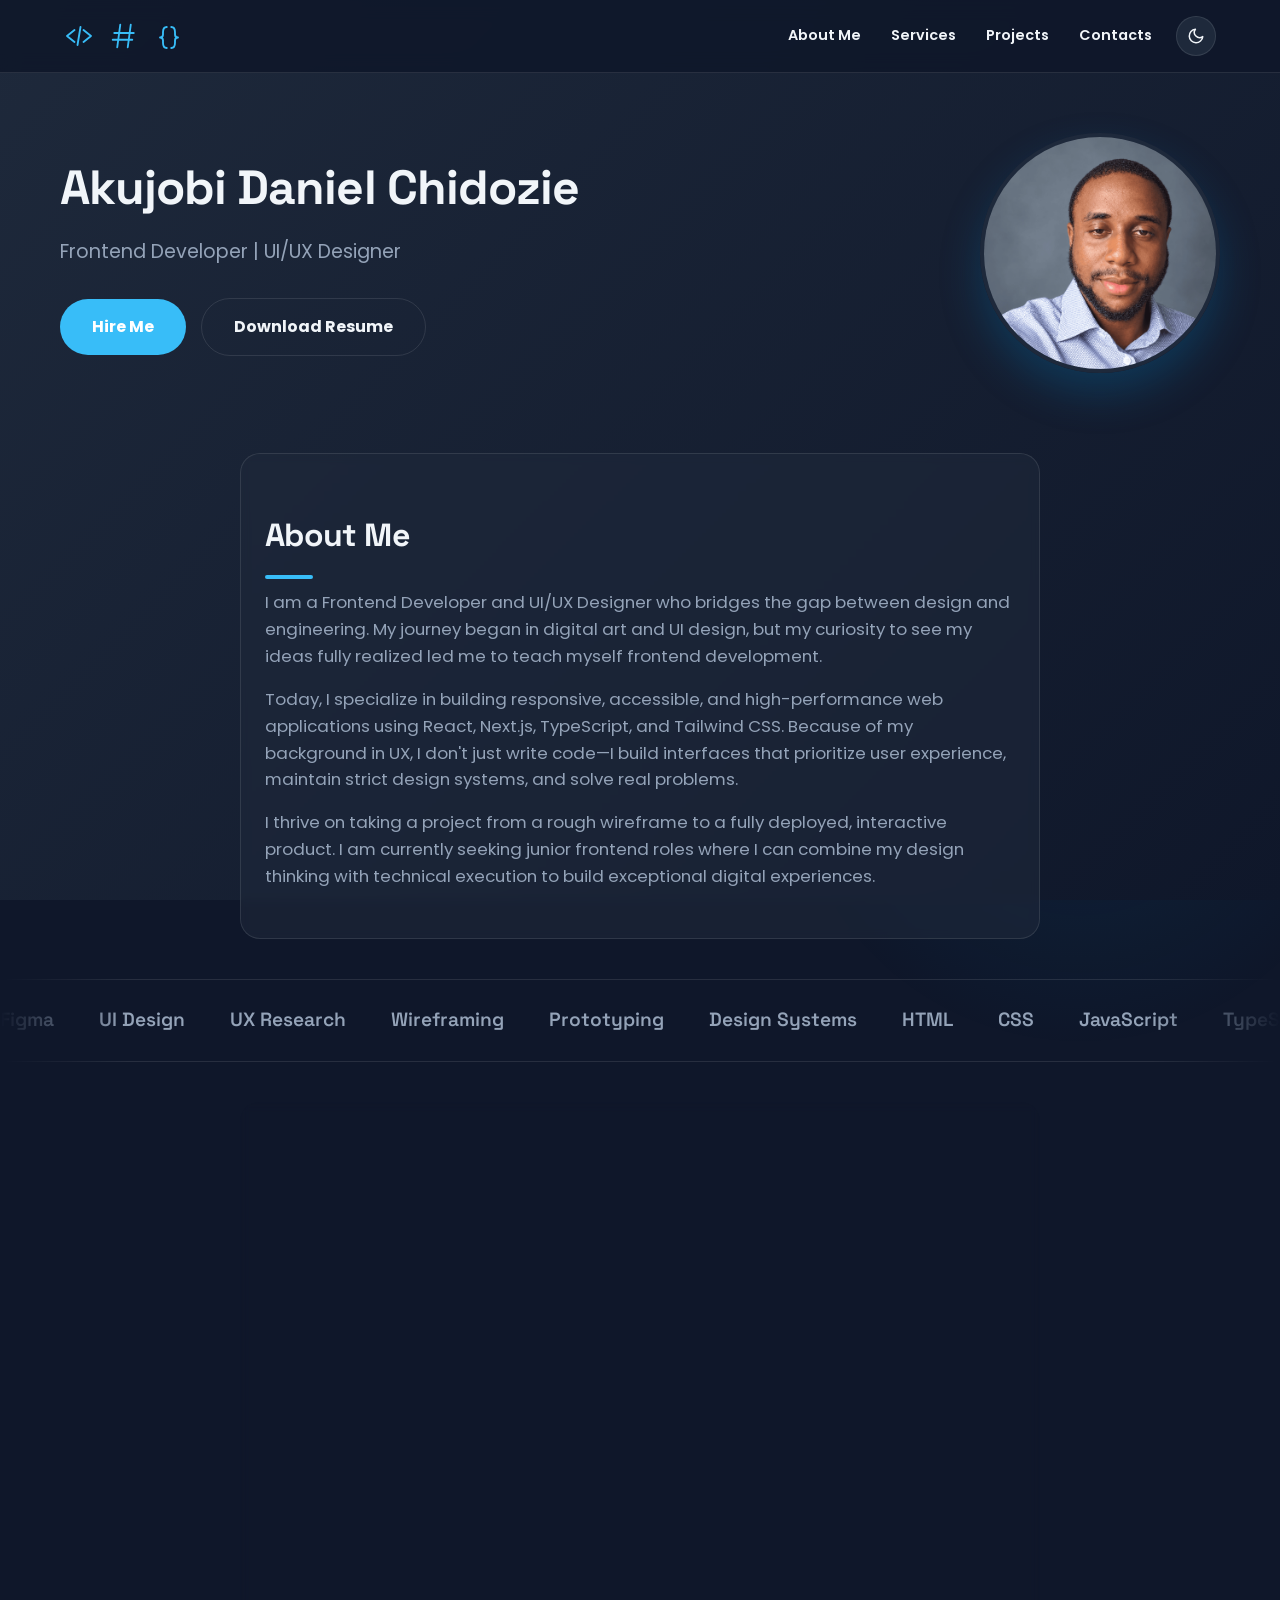
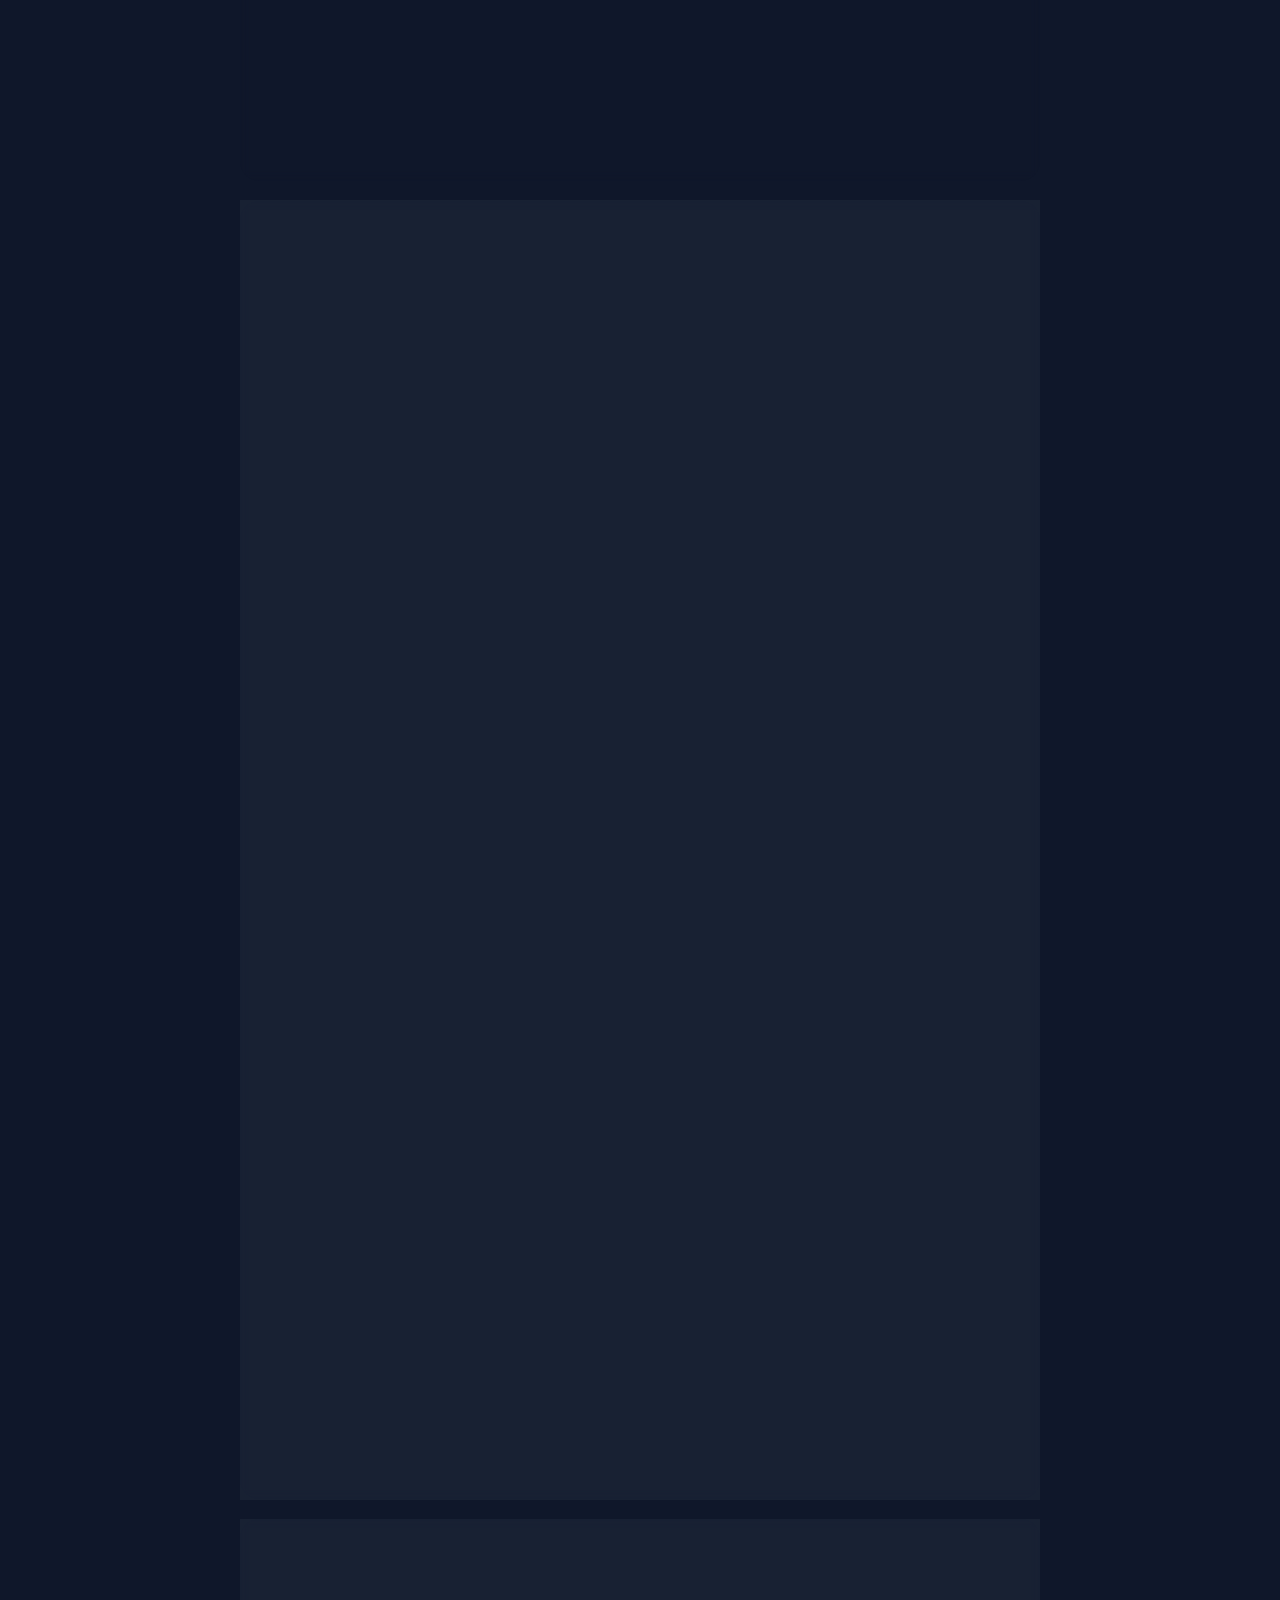
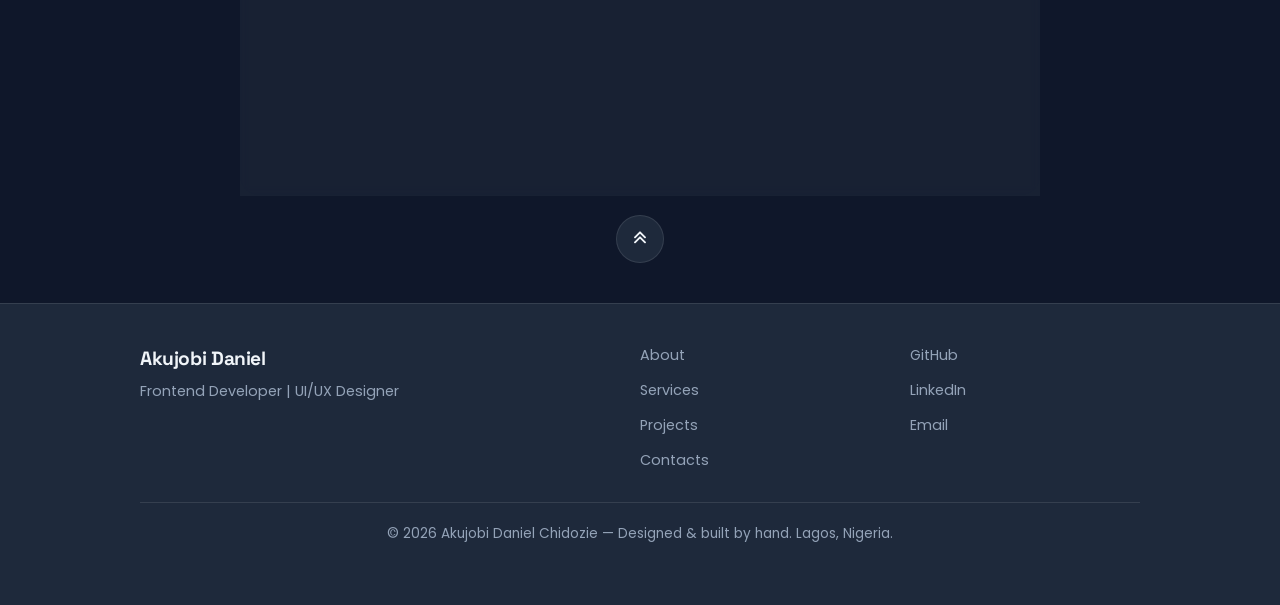
<file: index.html>
<!DOCTYPE html>
<html lang="en">
<head>
    <meta charset="UTF-8">
    <script src="theme-init.js"></script>
    <meta name="viewport" content="width=device-width, initial-scale=1.0">
    <title>Akujobi Daniel Chidozie | Portfolio</title>

    <link href="https://fonts.googleapis.com/css2?family=Poppins:wght@400;600;700&family=Space+Grotesk:wght@500;700&display=swap" rel="stylesheet">
    
    <link rel="icon" href="data:image/svg+xml,%3Csvg xmlns='http://www.w3.org/2000/svg' viewBox='0 0 40 40' fill='none' stroke='%230284C7' stroke-width='2.5' stroke-linecap='round' stroke-linejoin='round'%3E%3Cpath d='M14 12L4 20L14 28' /%3E%3Cpath d='M26 12L36 20L26 28' /%3E%3Cpath d='M22 8L18 32' /%3E%3C/svg%3E">
    
    <link rel="stylesheet" href="portfolio.css">
</head>
<body>

    <div class="orb-1"></div>
    <div class="orb-2"></div>

    <nav class="navbar">

        <div class="nav-icons">
            <svg class="mark" viewBox="0 0 40 40" fill="none" stroke="currentColor" stroke-width="2.5" stroke-linecap="round" stroke-linejoin="round">
                <path d="M14 12L4 20L14 28" />
                <path d="M26 12L36 20L26 28" />
                <path d="M22 8L18 32" />
            </svg>
            <svg class="mark" viewBox="0 0 40 40" fill="none" stroke="currentColor" stroke-width="2.5" stroke-linecap="round">
                <path d="M15 5L11 35"/>
                <path d="M29 5L25 35"/>
                <path d="M7 16H33"/>
                <path d="M5 25H31"/>
            </svg>
            <svg class="mark" viewBox="0 0 40 40" fill="none" stroke="currentColor" stroke-width="2.5" stroke-linecap="round" stroke-linejoin="round">
                <path d="M17 8C13 8 12 11 12 15v3c0 2-1 4-4 4 3 0 4 2 4 4v3c0 4 1 7 5 7"/>
                <path d="M23 8c4 0 5 3 5 7v3c0 2 1 4 4 4-3 0-4 2-4 4v3c0 4-1 7-5 7"/>
            </svg>
        </div>

        <div class="nav-right">
            <div class="nav-links">
                <a href="#about">About Me</a>
                <a href="#services">Services</a>
                <a href="#projects">Projects</a>
                <a href="#contacts">Contacts</a>
            </div>

            <button class="theme-toggle" id="theme-toggle" aria-label="Toggle dark and light mode" type="button">
                <svg class="icon-sun" viewBox="0 0 24 24" fill="none" stroke="currentColor" stroke-width="2" stroke-linecap="round" stroke-linejoin="round">
                    <circle cx="12" cy="12" r="4"/>
                    <path d="M12 2v2M12 20v2M4.93 4.93l1.41 1.41M17.66 17.66l1.41 1.41M2 12h2M20 12h2M6.34 17.66l-1.41 1.41M19.07 4.93l-1.41 1.41"/>
                </svg>
                <svg class="icon-moon" viewBox="0 0 24 24" fill="none" stroke="currentColor" stroke-width="2" stroke-linecap="round" stroke-linejoin="round">
                    <path d="M21 12.79A9 9 0 1 1 11.21 3 7 7 0 0 0 21 12.79z"/>
                </svg>
            </button>
        </div>

        <input type="checkbox" id="menu-toggle" class="menu-toggle">
        
        <label for="menu-toggle" class="hamburger">
            <span></span>
            <span></span>
        </label>

        <div class="mobile-menu">
            <div class="mobile-menu-inner">
                <a href="#about">About Me</a>
                <a href="#services">Services</a>
                <a href="#projects">Projects</a>
                <a href="#contacts">Contacts</a>
            </div>
        </div>

    </nav>

    <header class="hero-section" id="top">
        <div class="hero-text">
            <h1>Akujobi Daniel Chidozie</h1>
            <p class="subtitle">Frontend Developer | UI/UX Designer</p>
            
            <div class="hero-buttons">
                <a href="#contacts" class="hire-me-btn">Hire Me</a>
                <a href="resume.pdf" target="_blank" class="project-btn project-btn-outline">Download Resume</a>
            </div>
        </div>

        <div class="hero-visual">
            <img src="images/daniel-profile.png" alt="Akujobi Daniel Chidozie" class="profile-pic">
        </div>
    </header>

    <main>

        <section id="about" class="section-container">
            <h2>About Me</h2>
            <p>I am a Frontend Developer and UI/UX Designer who bridges the gap between design and engineering. My journey began in digital art and UI design, but my curiosity to see my ideas fully realized led me to teach myself frontend development.</p>
            
            <p>Today, I specialize in building responsive, accessible, and high-performance web applications using React, Next.js, TypeScript, and Tailwind CSS. Because of my background in UX, I don't just write code—I build interfaces that prioritize user experience, maintain strict design systems, and solve real problems.</p>
            
            <p>I thrive on taking a project from a rough wireframe to a fully deployed, interactive product. I am currently seeking junior frontend roles where I can combine my design thinking with technical execution to build exceptional digital experiences.</p>
        </section>

        <div class="marquee">
            <div class="marquee-track">
                <span>Figma</span>
                <span>UI Design</span>
                <span>UX Research</span>
                <span>Wireframing</span>
                <span>Prototyping</span>
                <span>Design Systems</span>
                <span>HTML</span>
                <span>CSS</span>
                <span>JavaScript</span>
                <span>TypeScript</span>
                <span>Next.js</span>
                <span>Tailwind CSS</span>
                <span>API Integration</span>
                
                <span>Figma</span>
                <span>UI Design</span>
                <span>UX Research</span>
                <span>Wireframing</span>
                <span>Prototyping</span>
                <span>Design Systems</span>
                <span>HTML</span>
                <span>CSS</span>
                <span>JavaScript</span>
                <span>TypeScript</span>
                <span>Next.js</span>
                <span>Tailwind CSS</span>
                <span>API Integration</span>
            </div>
        </div>

        <section id="services" class="section-container">
            <h2>Services</h2>
            <div class="services-card">
                <h3>UI/UX Design</h3>
                <ul>
                    <li>UI Design</li>
                    <li>UX Research</li>
                    <li>Wireframing &amp; Prototyping</li>
                    <li>Design Systems</li>
                </ul>

                <h3>Front-End Development</h3>
                <ul>
                    <li>Website &amp; Web App Development</li>
                    <li>Responsive Development</li>
                    <li>Next.js &amp; React</li>
                    <li>TypeScript &amp; JavaScript</li>
                    <li>Tailwind CSS</li>
                    <li>Figma to Code</li>
                </ul>
            </div>
        </section>

        <section id="projects" class="section-container">
            <h2>Projects</h2>
            <div class="projects-grid">

                <div class="project-card">
                    <img src="histobuddy/HistoBuddy.png" alt="HistoBuddy app screens" class="project-img">
                    <div class="project-body">
                        <span class="project-tag">UI/UX Design</span>
                        <h3>HistoBuddy</h3>
                        <p>A history-learning app that turns Nigerian history into an adventure for children.</p>
                        <div class="project-tools">
                            <span>Figma</span>
                            <span>UX Research</span>
                        </div>
                        <a href="projects.html#histobuddy" class="project-btn">View Case Study</a>
                    </div>
                </div>

                <div class="project-card">
                    <img src="Doz-motors.png" alt="Doz Motors car website homepage" class="project-img">
                    <div class="project-body">
                        <span class="project-tag">Web Development</span>
                        <h3>Doz Motors</h3>
                        <p>A premium car dealership website with a filterable car listings page, built with HTML, CSS, and JavaScript.</p>
                        <div class="project-tools">
                            <span>HTML</span>
                            <span>CSS</span>
                            <span>JavaScript</span>
                        </div>
                        <a href="projects.html#doz-motors" class="project-btn">View Case Study</a>
                    </div>
                </div>

                <div class="project-card">
                    <img src="images/habit-tracker-detail.png" alt="Habit Tracker app screen" class="project-img">
                    <div class="project-body">
                        <span class="project-tag">Web App</span>
                        <h3>Habit Tracker</h3>
                        <p>A dark-mode habit tracker with CRUD, streak logic, and localStorage persistence.</p>
                        <div class="project-tools">
                            <span>Next.js</span>
                            <span>TypeScript</span>
                            <span>Tailwind CSS</span>
                        </div>
                        <a href="projects.html#habit-tracker" class="project-btn">View Case Study</a>
                    </div>
                </div>

                <div class="project-card">
                    <img src="images/movie-night-detail.png" alt="Movie Night app screen" class="project-img">
                    <div class="project-body">
                        <span class="project-tag">Web App</span>
                        <h3>Movie Night</h3>
                        <p>A movie search app with debounced input, pagination, and full loading/empty/error states.</p>
                        <div class="project-tools">
                            <span>Next.js</span>
                            <span>TypeScript</span>
                            <span>Tailwind CSS</span>
                            <span>TMDB API</span>
                        </div>
                        <a href="projects.html#movie-night" class="project-btn">View Case Study</a>
                    </div>
                </div>

            </div>
        </section>

                <section id="contacts" class="section-container">
            <h2>Contacts</h2>
            <p>Have a project in mind? I'd love to hear about it.</p>

            <div class="contact-links">
                <a href="https://github.com/Doziedc" target="_blank" rel="noopener noreferrer" aria-label="GitHub" class="contact-icon">
                    <svg viewBox="0 0 24 24" fill="currentColor">
                        <path d="M12 0C5.37 0 0 5.37 0 12c0 5.3 3.438 9.8 8.207 11.387.6.113.793-.26.793-.577 0-.285-.01-1.04-.016-2.04-3.338.726-4.042-1.61-4.042-1.61-.546-1.387-1.333-1.756-1.333-1.756-1.09-.745.083-.73.083-.73 1.205.085 1.84 1.237 1.84 1.237 1.07 1.834 2.807 1.304 3.492.997.108-.775.42-1.305.763-1.605-2.665-.303-5.467-1.333-5.467-5.93 0-1.31.468-2.38 1.235-3.22-.123-.303-.535-1.523.117-3.176 0 0 1.007-.322 3.3 1.23A11.5 11.5 0 0 1 12 5.8c1.02.005 2.047.138 3.006.404 2.29-1.552 3.296-1.23 3.296-1.23.654 1.653.242 2.873.12 3.176.77.84 1.233 1.91 1.233 3.22 0 4.61-2.807 5.625-5.48 5.92.432.372.816 1.103.816 2.222 0 1.605-.015 2.896-.015 3.29 0 .32.192.694.8.576C20.565 21.796 24 17.298 24 12c0-6.63-5.37-12-12-12z"/>
                    </svg>
                </a>

                <a href="https://www.linkedin.com/in/akujobi-daniel-45a561241" target="_blank" rel="noopener noreferrer" aria-label="LinkedIn" class="contact-icon">
                    <svg viewBox="0 0 24 24" fill="currentColor">
                        <path d="M20.447 20.452h-3.554v-5.569c0-1.328-.027-3.037-1.852-3.037-1.853 0-2.136 1.445-2.136 2.939v5.667H9.351V9h3.414v1.561h.046c.477-.9 1.637-1.85 3.37-1.85 3.601 0 4.267 2.37 4.267 5.455v6.286zM5.337 7.433a2.062 2.062 0 1 1 0-4.124 2.062 2.062 0 0 1 0 4.124zM7.114 20.452H3.558V9h3.556v11.452z"/>
                    </svg>
                </a>

                <a href="mailto:danielakujobi190@gmail.com" aria-label="Email" class="contact-icon">
                    <svg viewBox="0 0 24 24" fill="none" stroke="currentColor" stroke-width="2" stroke-linecap="round" stroke-linejoin="round">
                        <rect x="2" y="4" width="20" height="16" rx="2"/>
                        <path d="M2 7l10 6 10-6"/>
                    </svg>
                </a>
            </div>
        </section>

        <a href="#top" class="back-to-top" aria-label="Back to top">
            <svg viewBox="0 0 24 24" fill="none" stroke="currentColor" stroke-width="2.3" stroke-linecap="round" stroke-linejoin="round">
                <path d="M6 16l6 -6l6 6" />
                <path d="M6 10l6 -6l6 6" />
            </svg>
        </a>
    </main>

       <footer>
        <div class="footer-content">
            <div class="footer-brand">
                <h3>Akujobi Daniel</h3>
                <p>Frontend Developer | UI/UX Designer</p>
            </div>
            <div class="footer-links">
                <a href="#about">About</a>
                <a href="#services">Services</a>
                <a href="#projects">Projects</a>
                <a href="#contacts">Contacts</a>
            </div>
            <div class="footer-socials">
                <a href="https://github.com/Doziedc" target="_blank" rel="noopener noreferrer">GitHub</a>
                <a href="https://www.linkedin.com/in/akujobi-daniel-45a561241" target="_blank" rel="noopener noreferrer">LinkedIn</a>
                <a href="mailto:danielakujobi190@gmail.com">Email</a>
            </div>
        </div>
        <div class="footer-bottom">
            <p>© 2026 Akujobi Daniel Chidozie — Designed &amp; built by hand. Lagos, Nigeria.</p>
        </div>
    </footer>

    <script src="theme-toggle.js"></script>
    <script src="spotlight.js"></script>
</body>
</html>
</file>
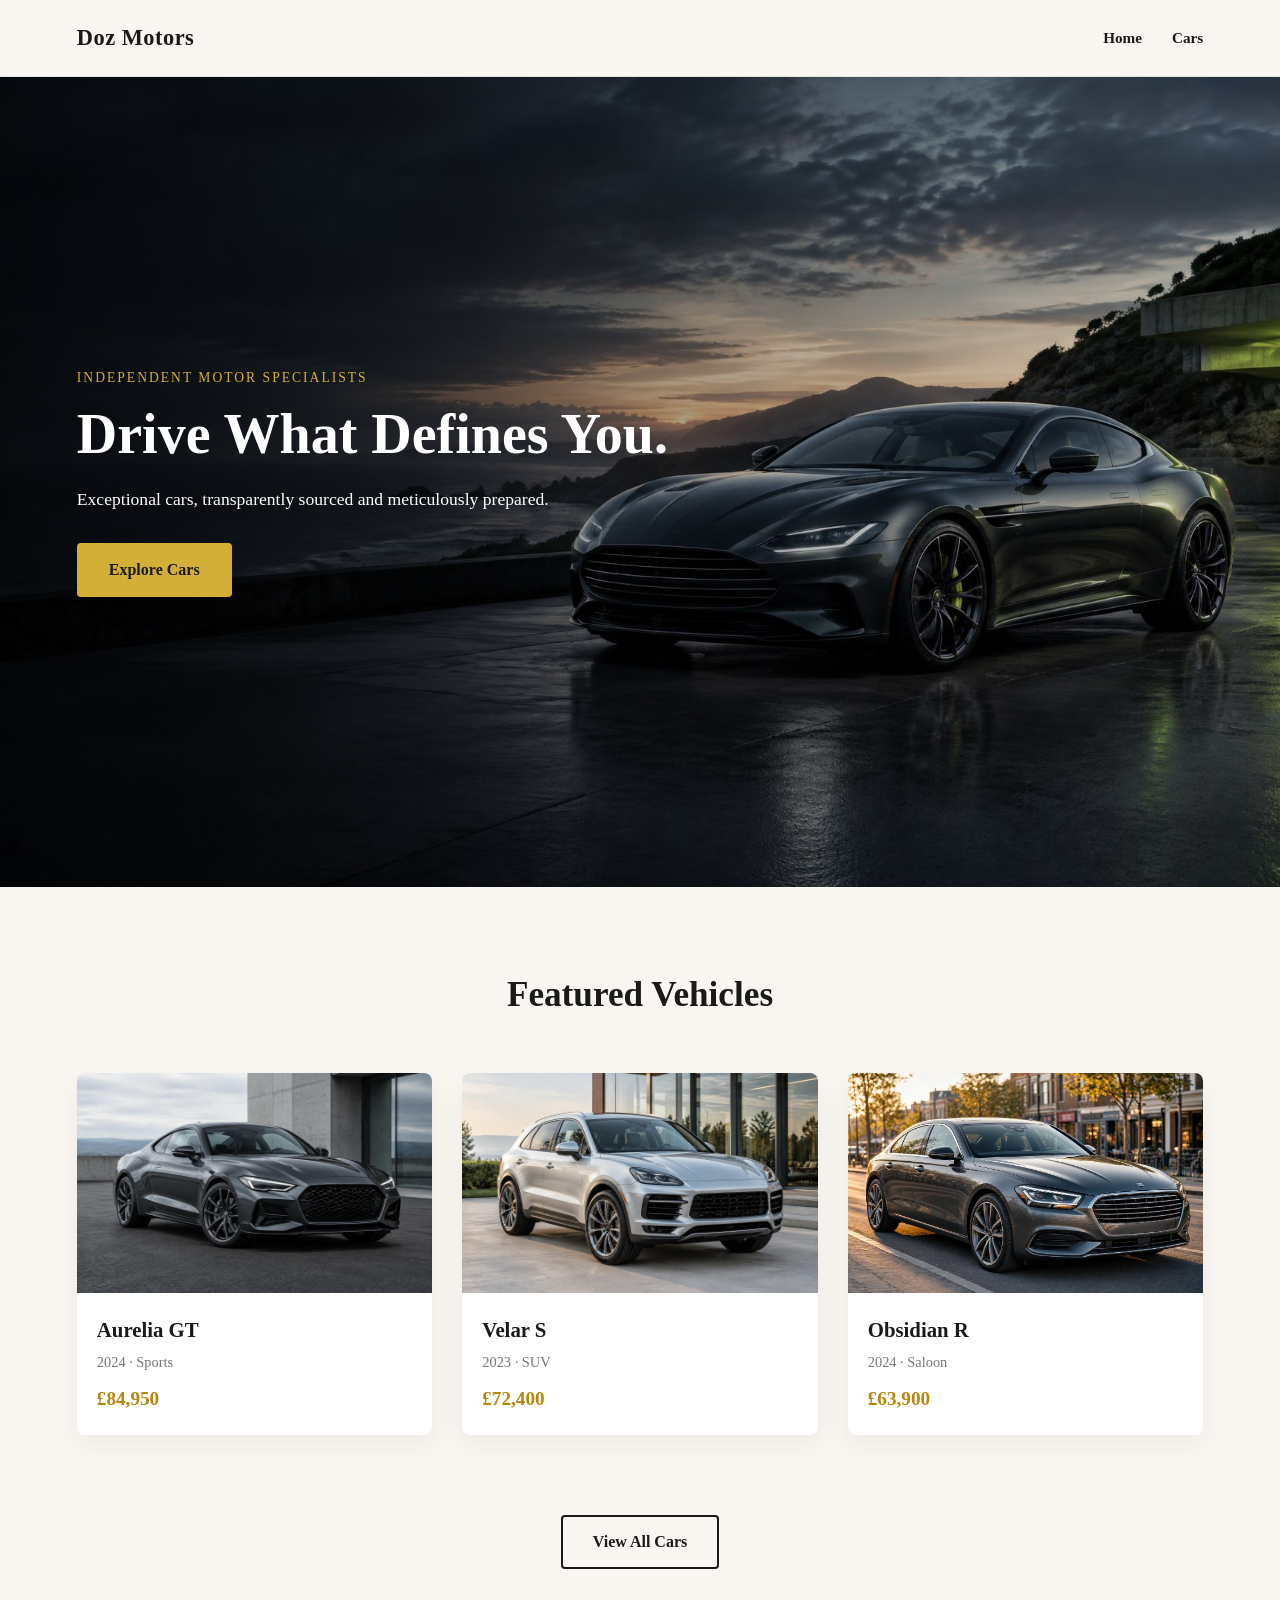
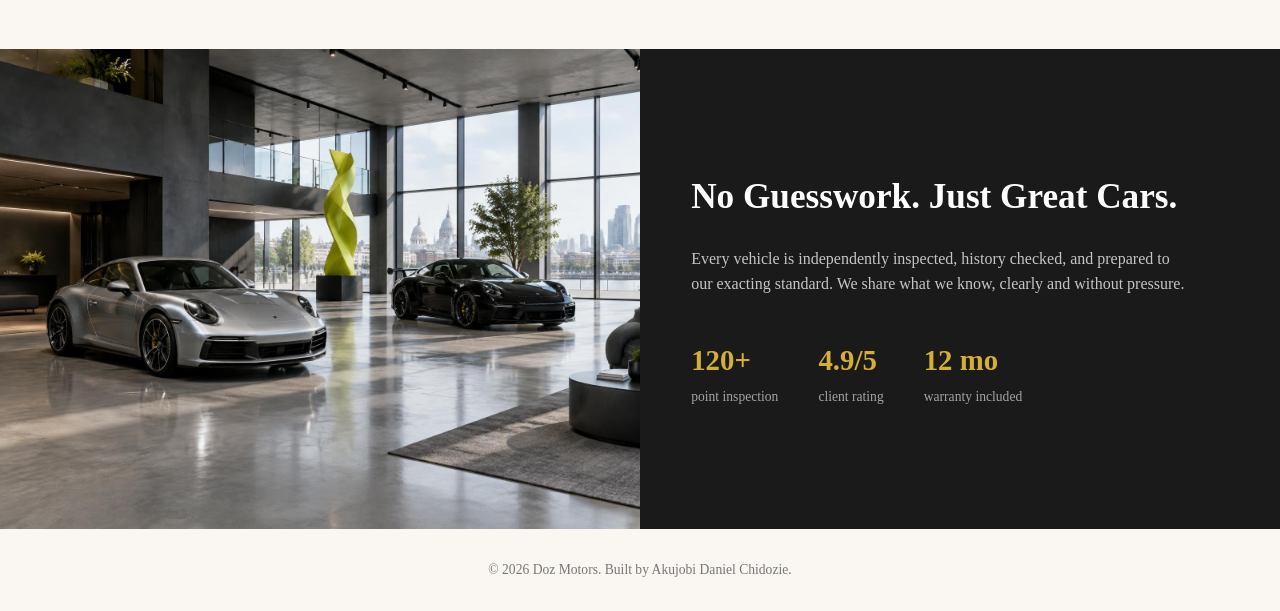
<file: dozmotors/index.html>
<!DOCTYPE html>
<html lang="en">
<head>
    <meta charset="UTF-8">
    <meta name="viewport" content="width=device-width, initial-scale=1.0">
    <title>Doz Motors | Premium Cars</title>
    <link rel="stylesheet" href="style.css">
</head>
<body>

    <nav class="navbar" id="top">
        <div class="logo">Doz Motors</div>
        <div class="nav-links">
            <a href="index.html">Home</a>
            <a href="cars.html">Cars</a>
        </div>
    </nav>

    <section class="hero">
        <img src="dozmotors-img/doz-hero.jpg" alt="Doz Motors performance car on a coastal road" class="hero-bg">
        <div class="hero-content">
            <p class="eyebrow">Independent motor specialists</p>
            <h1>Drive What Defines You.</h1>
            <p class="hero-text">Exceptional cars, transparently sourced and meticulously prepared.</p>
            <a href="cars.html" class="btn-primary">Explore Cars</a>
        </div>
    </section>

    <section class="featured">
        <h2>Featured Vehicles</h2>

        <div class="car-grid">
            <div class="car-card">
                <img src="dozmotors-img/doz-sports.jpg" alt="Aurelia GT">
                <h3>Aurelia GT</h3>
                <p class="car-meta">2024 · Sports</p>
                <p class="car-price">£84,950</p>
            </div>

            <div class="car-card">
                <img src="dozmotors-img/doz-suv.jpg" alt="Velar S">
                <h3>Velar S</h3>
                <p class="car-meta">2023 · SUV</p>
                <p class="car-price">£72,400</p>
            </div>

            <div class="car-card">
                <img src="dozmotors-img/doz-saloon.webp" alt="Obsidian R">
                <h3>Obsidian R</h3>
                <p class="car-meta">2024 · Saloon</p>
                <p class="car-price">£63,900</p>
            </div>
        </div>

        <a href="cars.html" class="btn-secondary">View All Cars</a>
    </section>

    <section class="about">
        <img src="dozmotors-img/doz-about.jpg" alt="Doz Motors showroom">
        <div class="about-content">
            <h2>No Guesswork. Just Great Cars.</h2>
            <p>Every vehicle is independently inspected, history checked, and prepared to our exacting standard. We share what we know, clearly and without pressure.</p>

            <div class="stats">
                <div>
                    <strong>120+</strong>
                    <span>point inspection</span>
                </div>
                <div>
                    <strong>4.9/5</strong>
                    <span>client rating</span>
                </div>
                <div>
                    <strong>12 mo</strong>
                    <span>warranty included</span>
                </div>
            </div>
        </div>
    </section>

    <footer>
        <p>© 2026 Doz Motors. Built by Akujobi Daniel Chidozie.</p>
    </footer>

<a href="#top" class="back-to-top" aria-label="Back to top">
    <svg viewBox="0 0 24 24" fill="none" stroke="currentColor" stroke-width="2.3" stroke-linecap="round" stroke-linejoin="round">
        <path d="M6 15l6-6l6 6" />
    </svg>
</a>

<script src="script.js"></script>

</body>
</html>
</file>
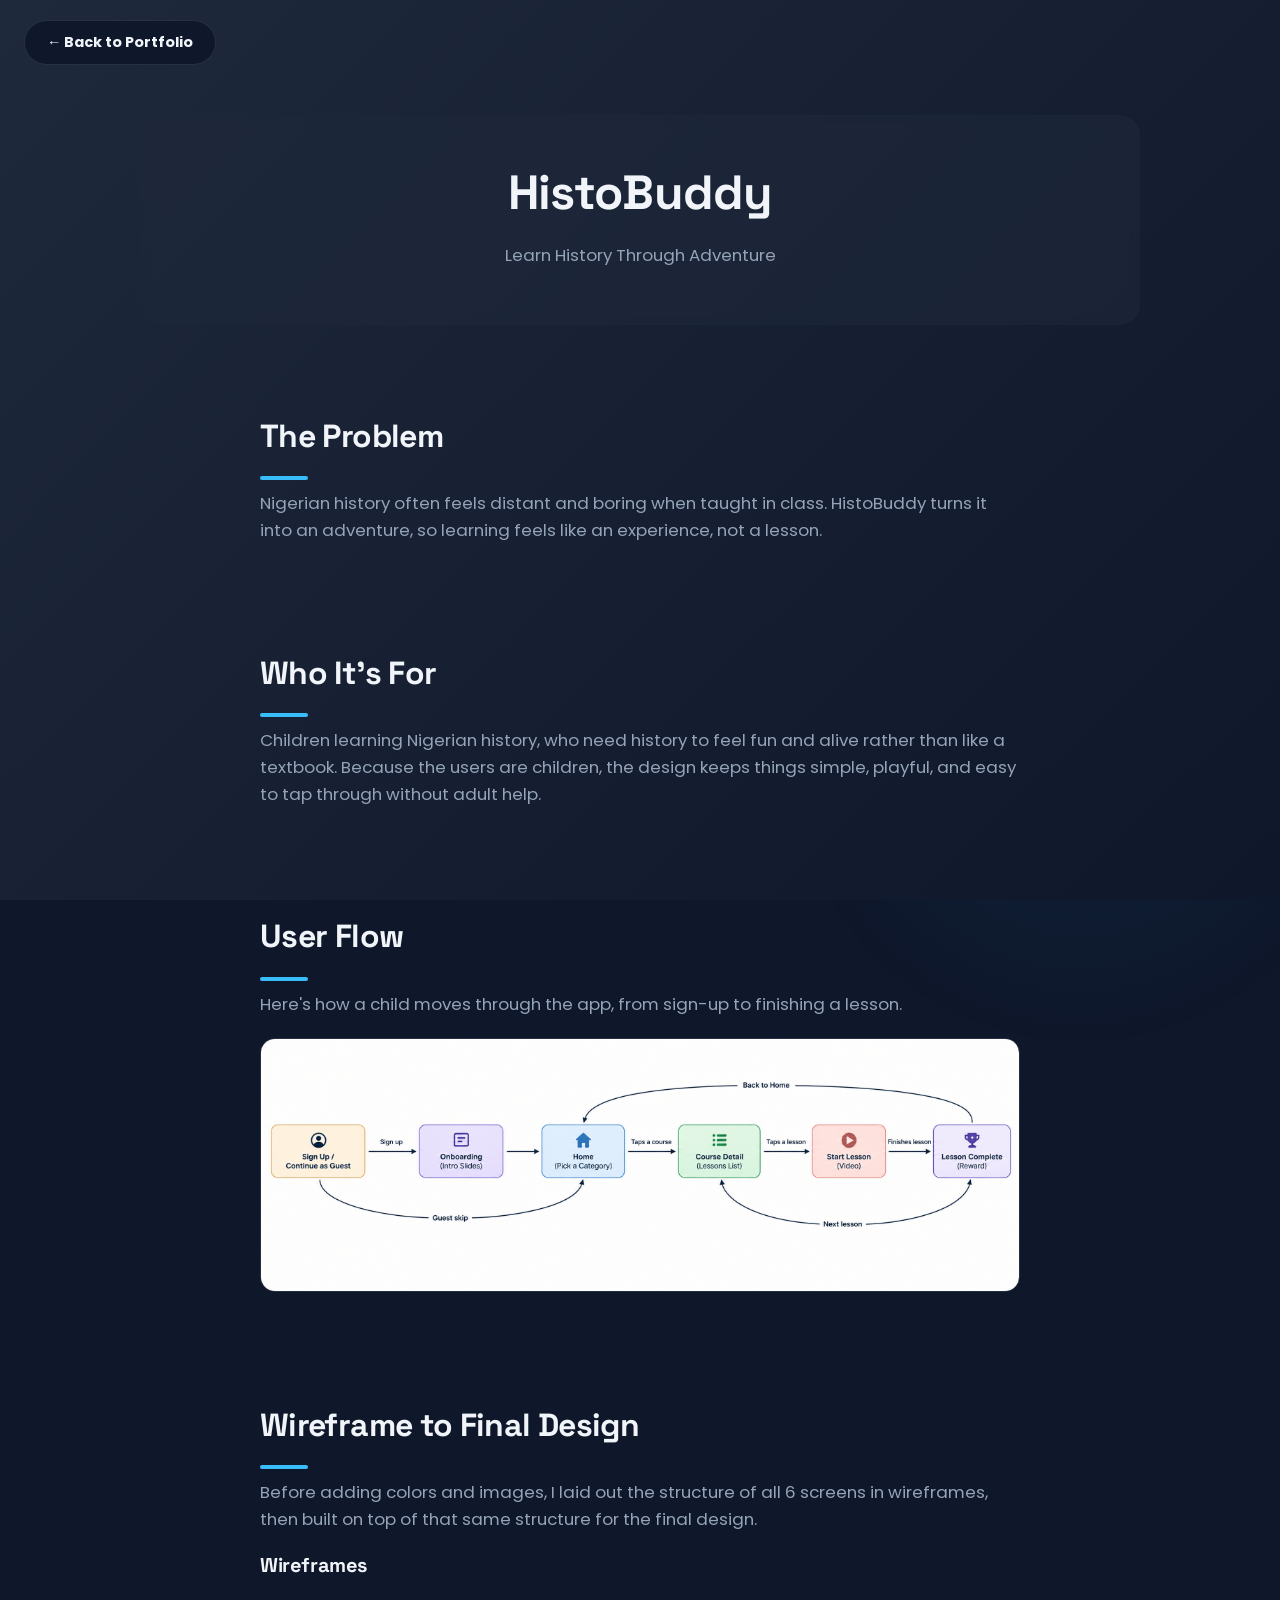
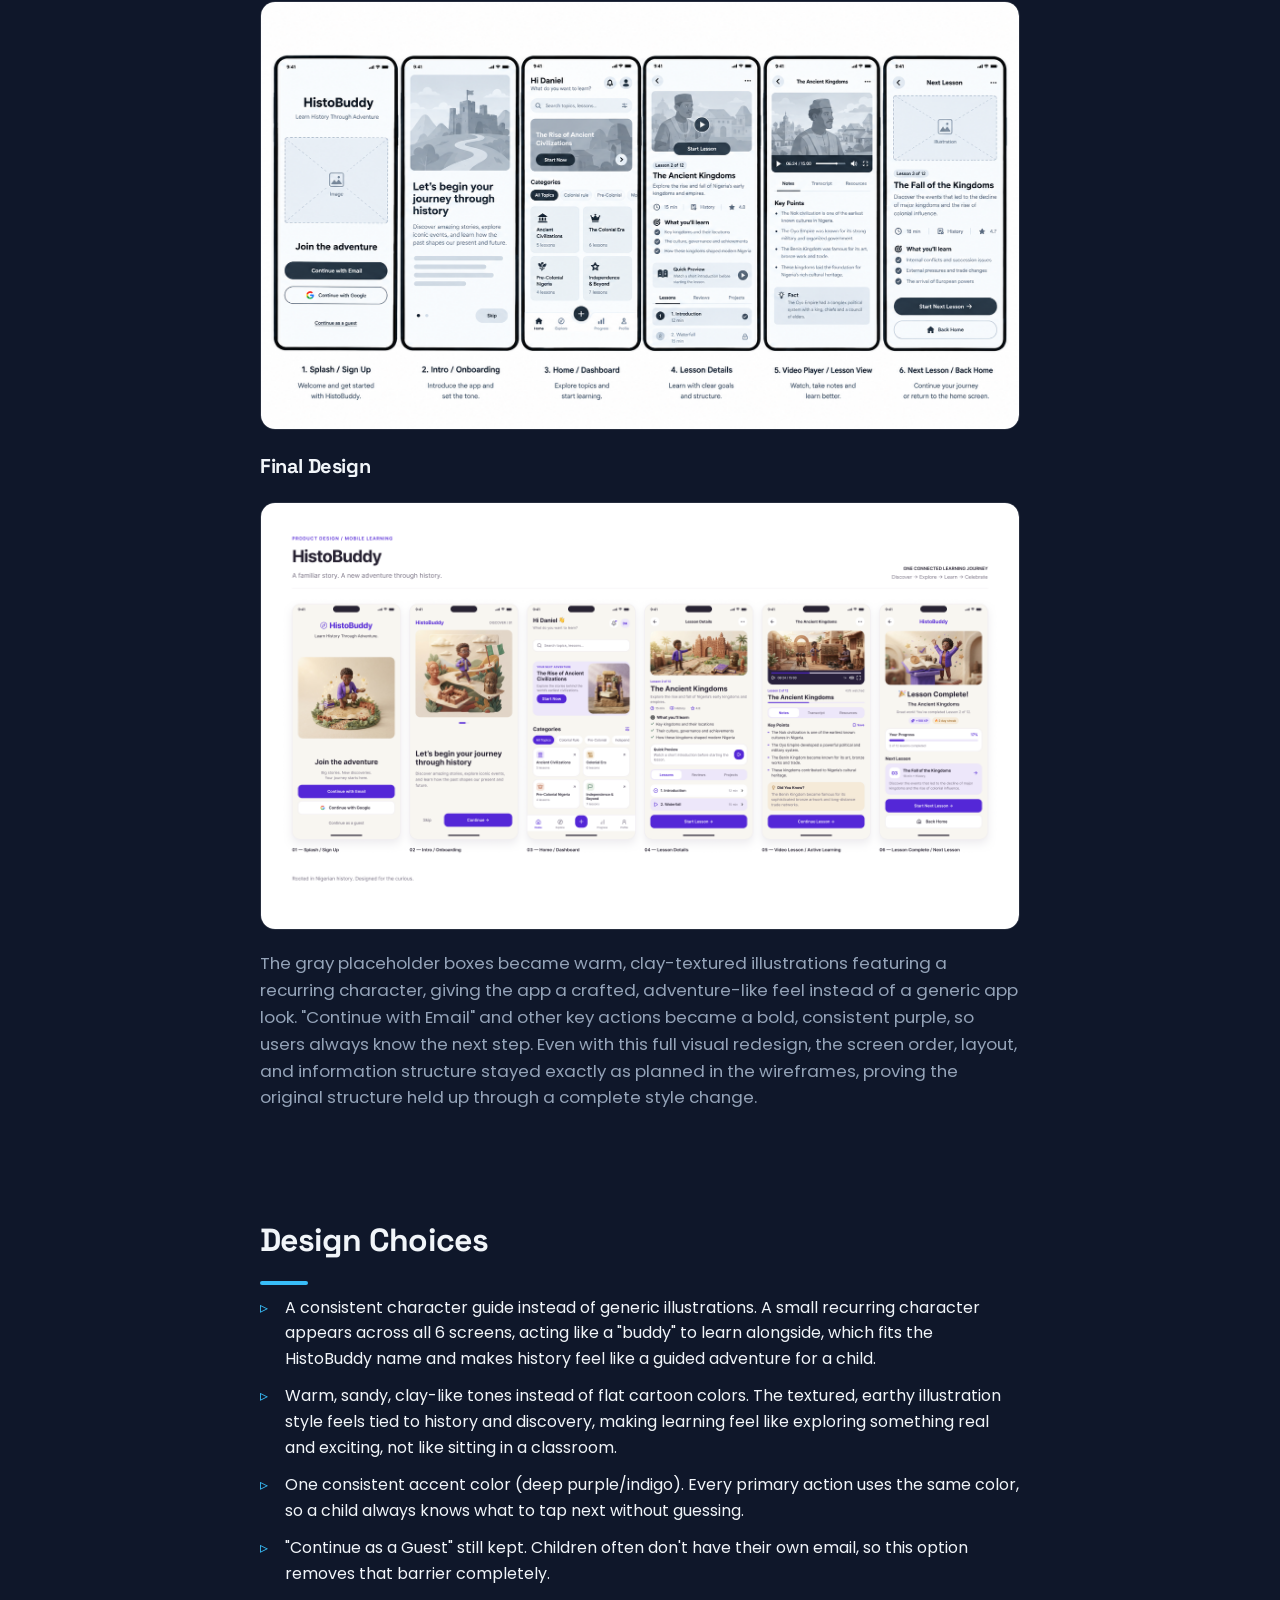
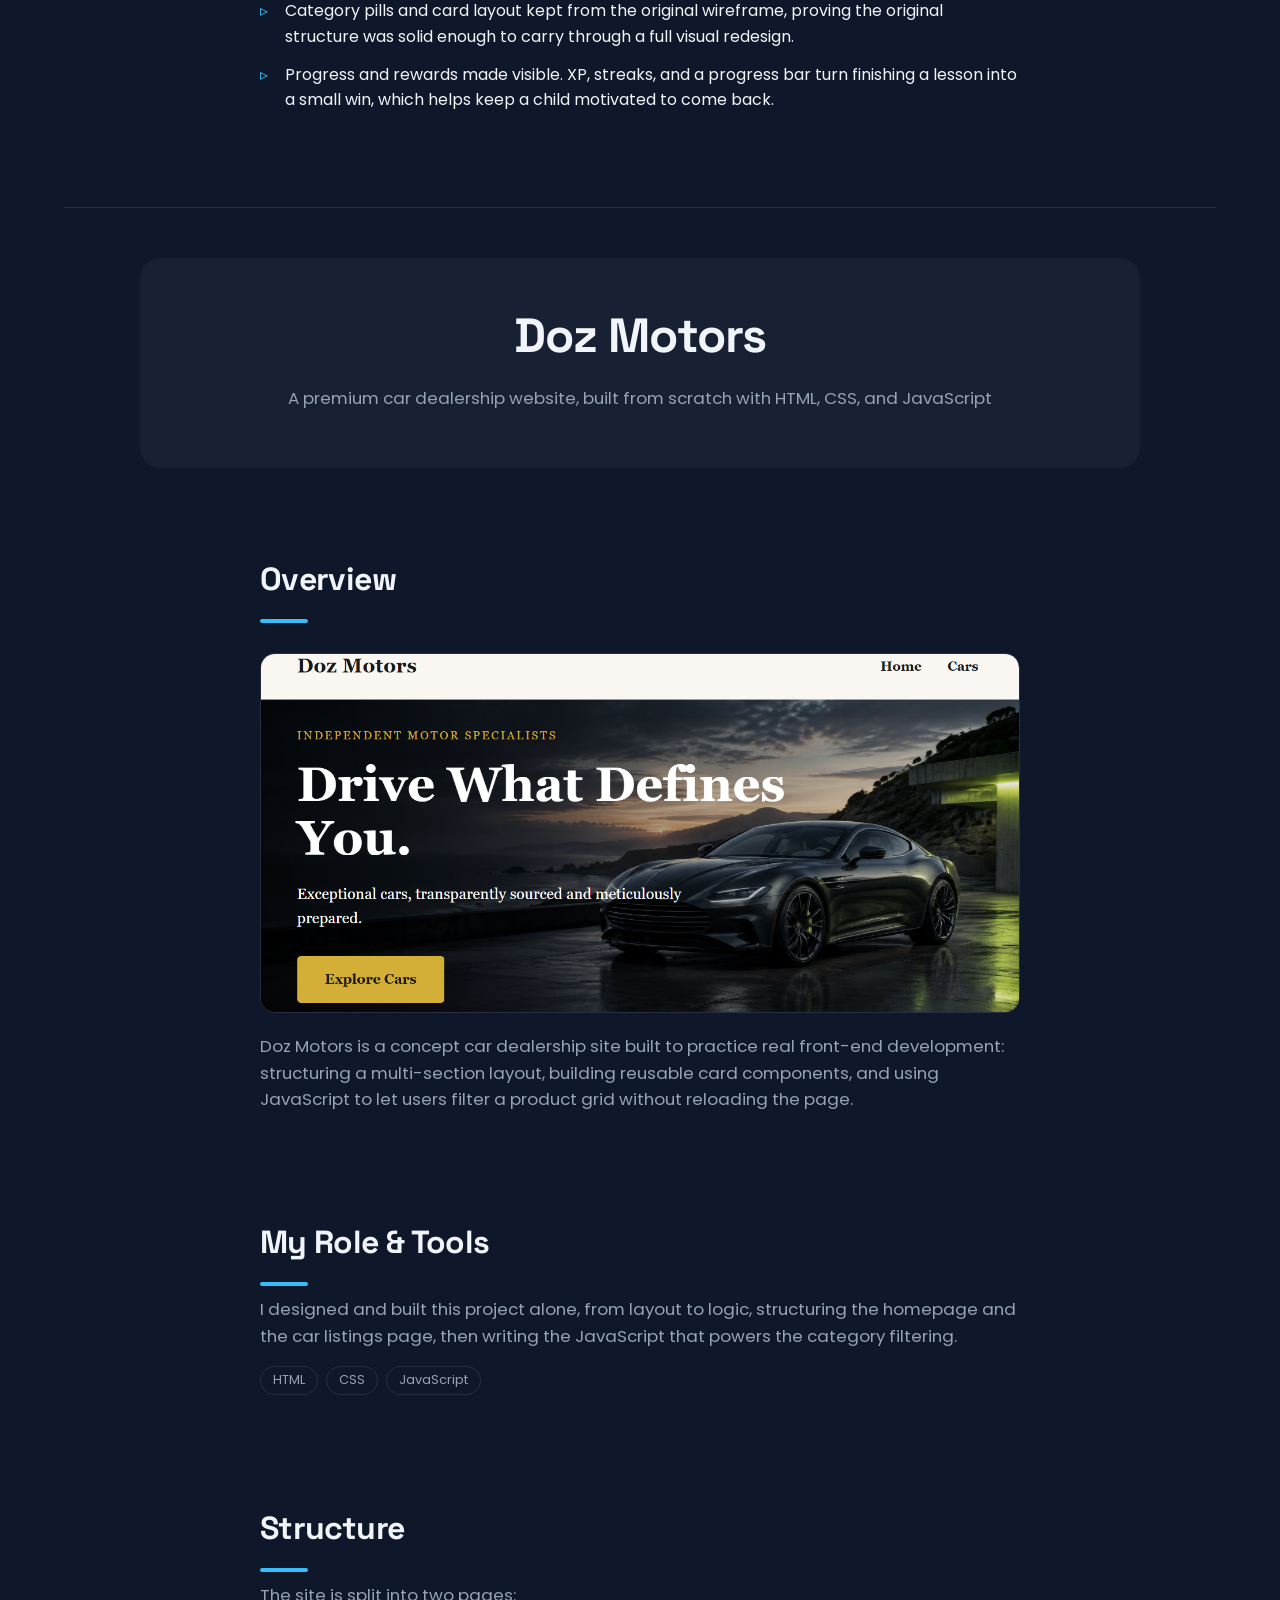
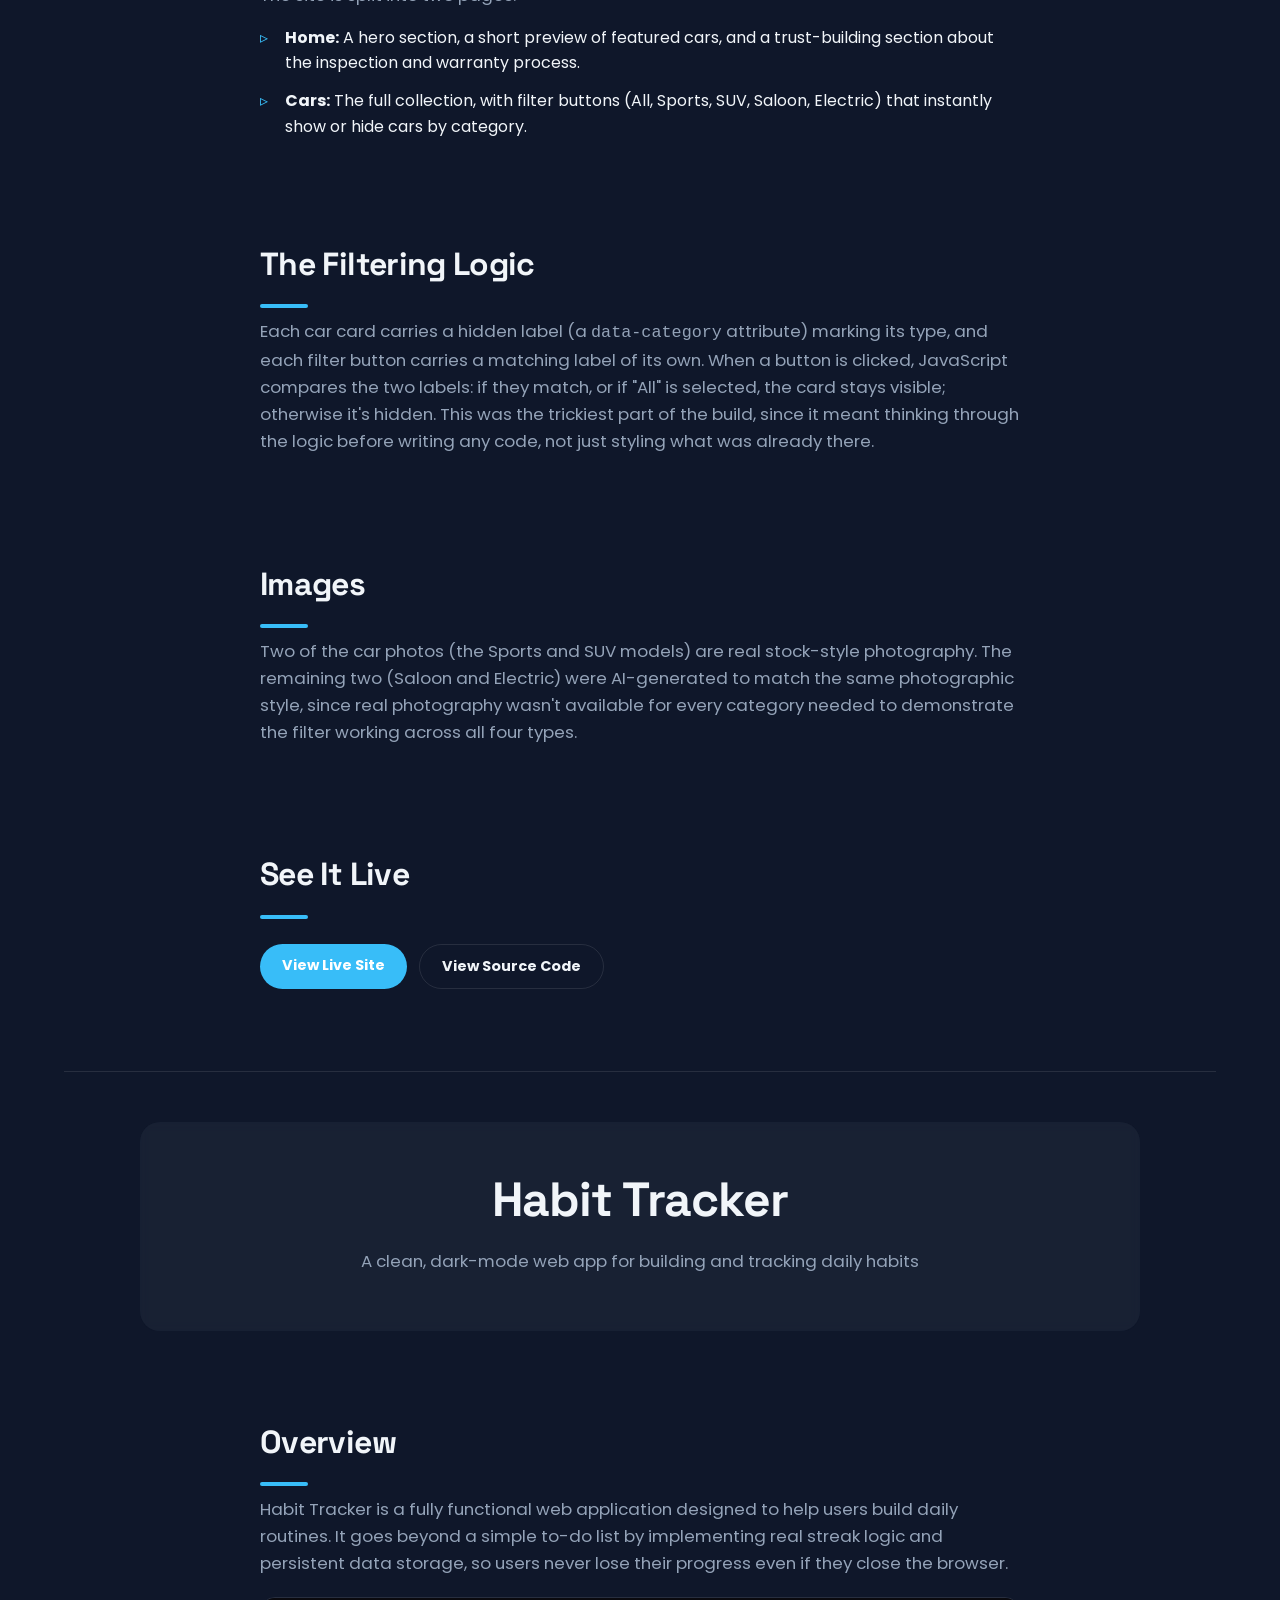
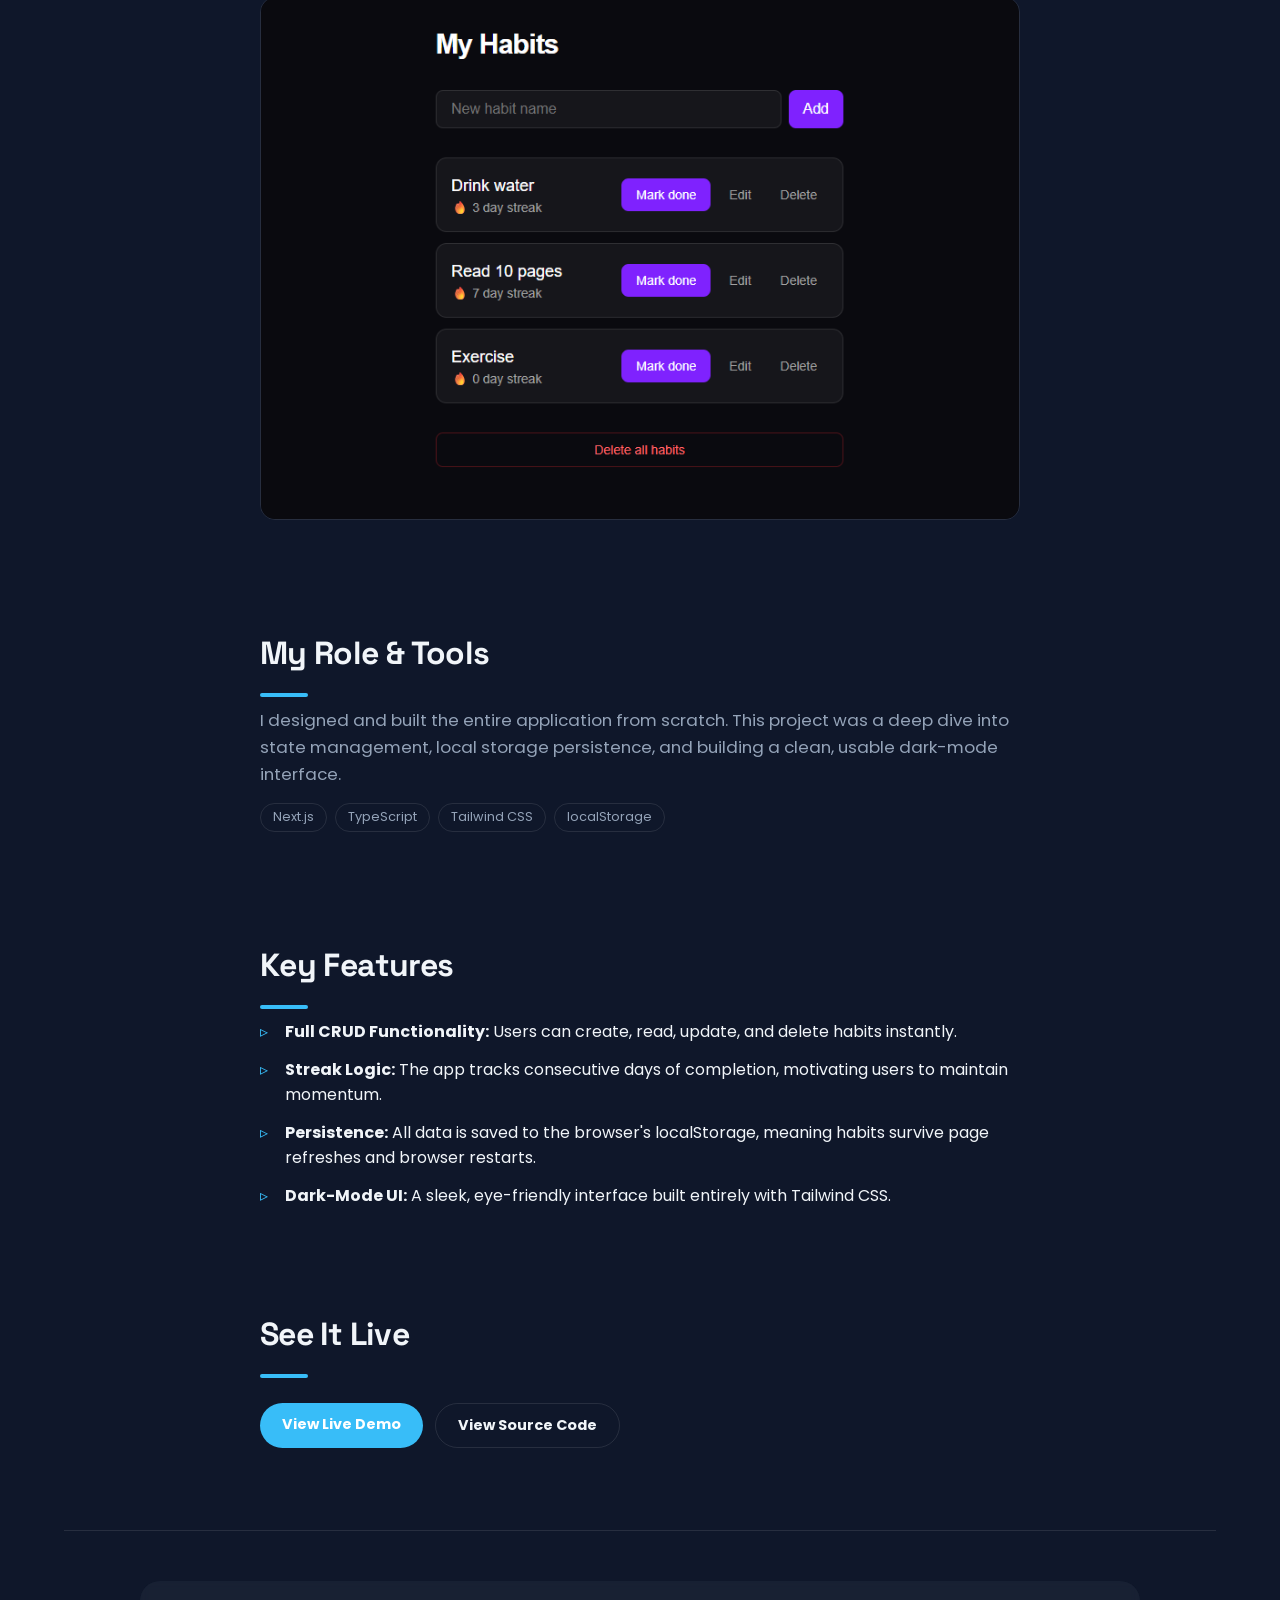
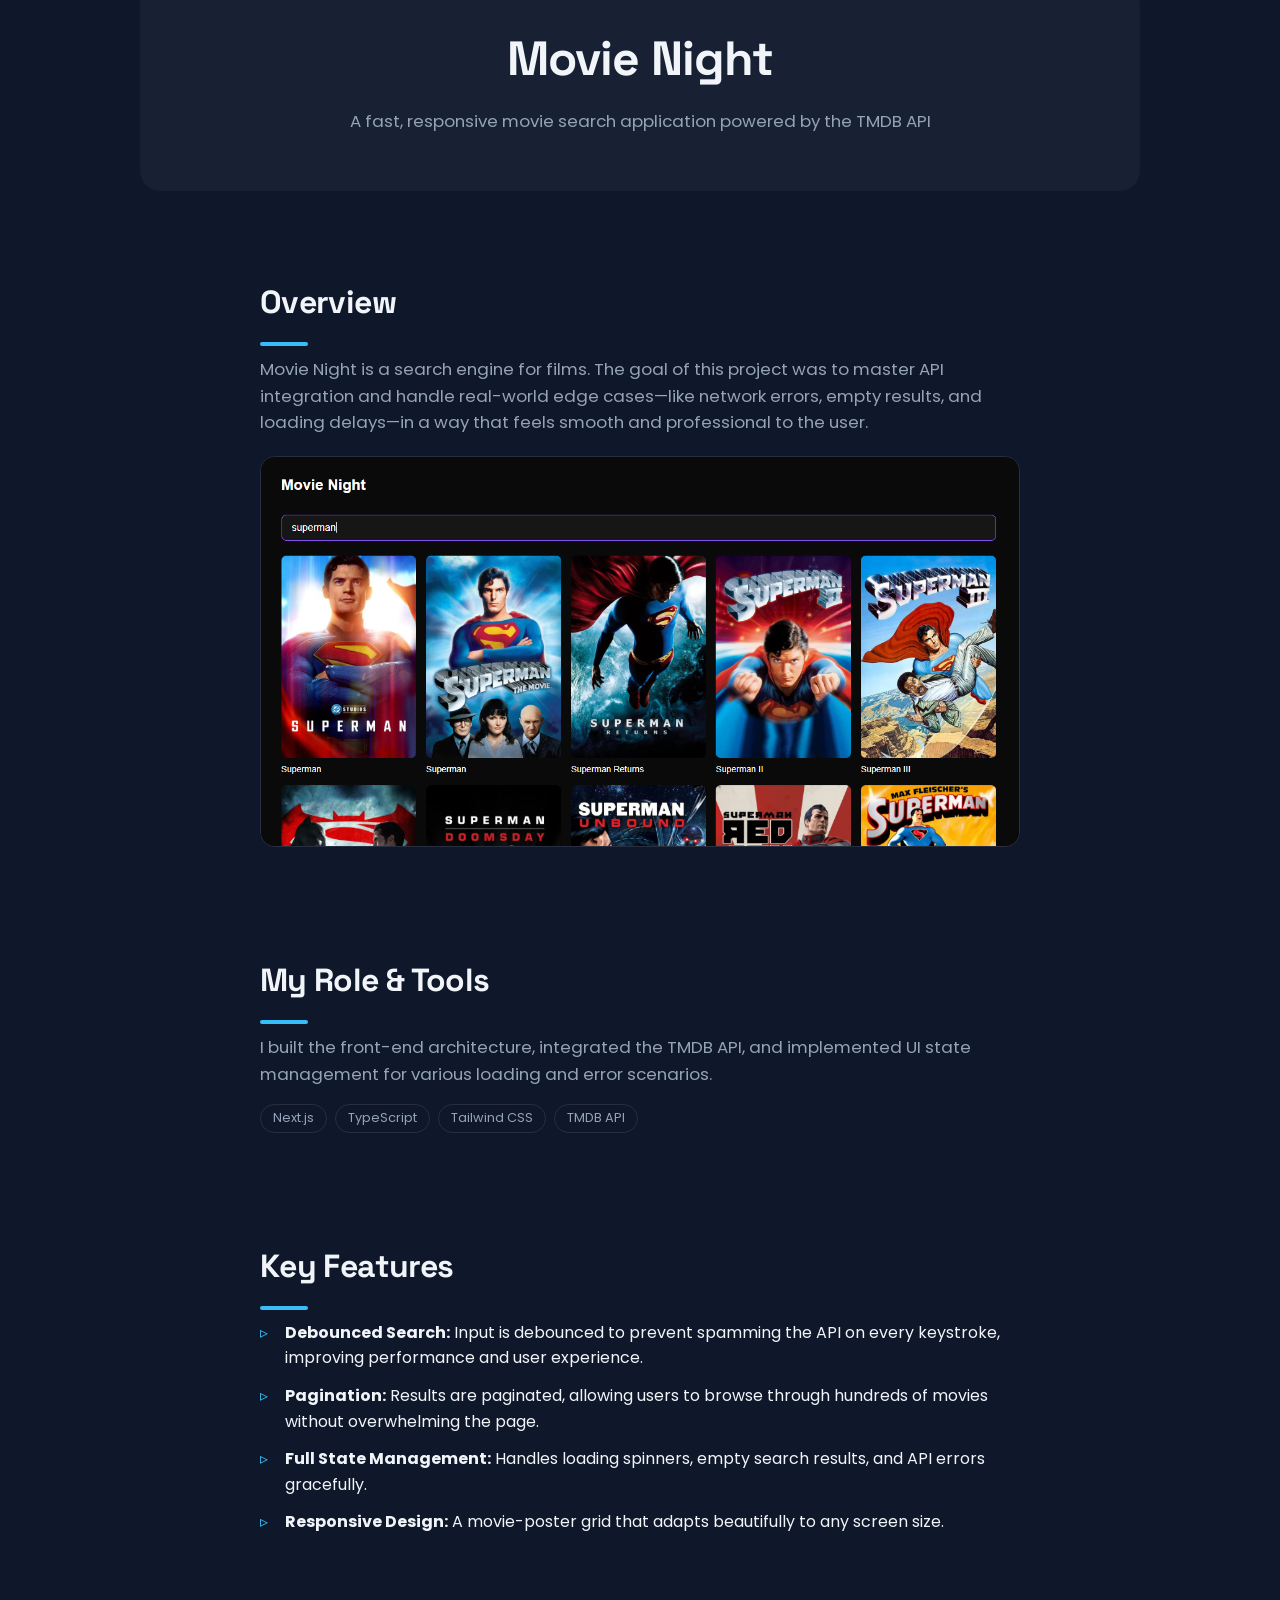
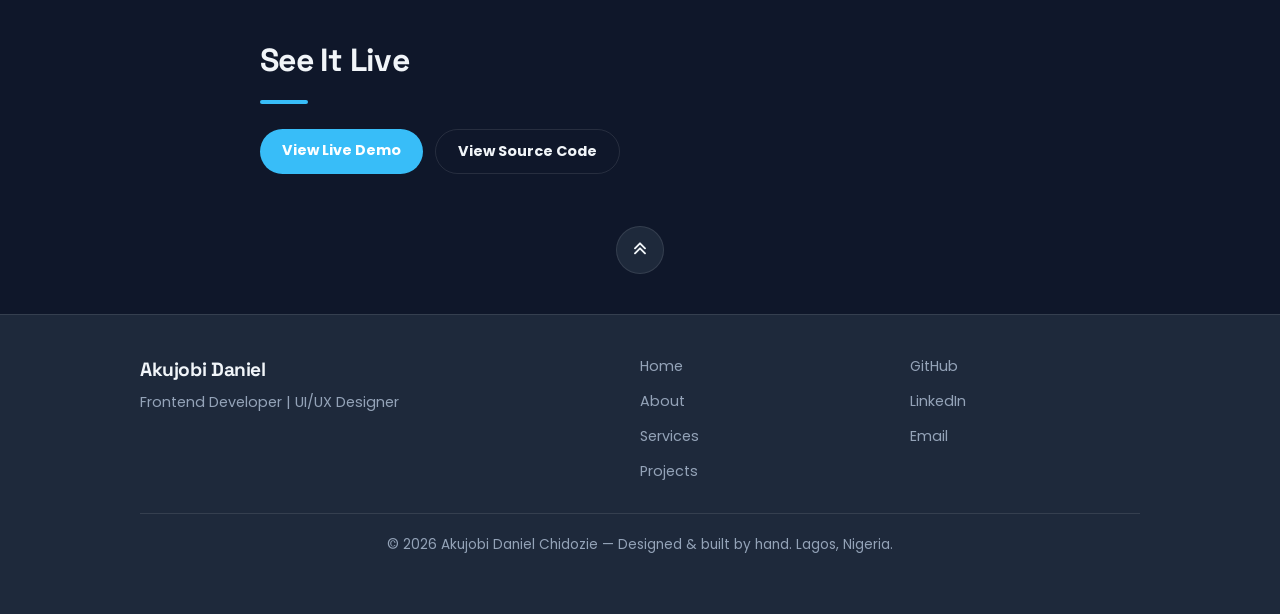
<file: projects.html>
<!DOCTYPE html>
<html lang="en">
<head>
    <meta charset="UTF-8">
    <meta name="viewport" content="width=device-width, initial-scale=1.0">
    <title>Projects | Akujobi Daniel Chidozie</title>
    <link href="https://fonts.googleapis.com/css2?family=Poppins:wght@400;600;700&family=Space+Grotesk:wght@500;700&display=swap" rel="stylesheet">
    <link rel="icon" href="data:image/svg+xml,%3Csvg xmlns='http://www.w3.org/2000/svg' viewBox='0 0 40 40' fill='none' stroke='%230284C7' stroke-width='2.5' stroke-linecap='round' stroke-linejoin='round'%3E%3Cpath d='M14 12L4 20L14 28' /%3E%3Cpath d='M26 12L36 20L26 28' /%3E%3Cpath d='M22 8L18 32' /%3E%3C/svg%3E">
    <link rel="stylesheet" href="portfolio.css">
    <script src="theme-init.js"></script>
</head>
<body>

     <div class="orb-1"></div>
<div class="orb-2"></div>

    <a href="index.html" class="back-link">&larr; Back to Portfolio</a>

    <!-- ============== HISTOBUDDY ============== -->
    <header class="case-hero" id="histobuddy">
        <h1>HistoBuddy</h1>
        <p class="subtitle">Learn History Through Adventure</p>
    </header>

    <main>
        <section class="case-section">
            <h2>The Problem</h2>
            <p>Nigerian history often feels distant and boring when taught in class. HistoBuddy turns it into an adventure, so learning feels like an experience, not a lesson.</p>
        </section>

        <section class="case-section">
            <h2>Who It's For</h2>
            <p>Children learning Nigerian history, who need history to feel fun and alive rather than like a textbook. Because the users are children, the design keeps things simple, playful, and easy to tap through without adult help.</p>
        </section>

        <section class="case-section">
            <h2>User Flow</h2>
            <p>Here's how a child moves through the app, from sign-up to finishing a lesson.</p>
            <img src="histobuddy/userflow.png" alt="HistoBuddy user flow diagram" class="case-img">
        </section>

        <section class="case-section">
            <h2>Wireframe to Final Design</h2>
            <p>Before adding colors and images, I laid out the structure of all 6 screens in wireframes, then built on top of that same structure for the final design.</p>

            <h3>Wireframes</h3>
            <img src="histobuddy/wireframe.png" alt="HistoBuddy wireframes, all 6 screens" class="case-img">

            <h3>Final Design</h3>
            <img src="histobuddy/HistoBuddy.png" alt="HistoBuddy final design, all 6 screens" class="case-img">

            <p>The gray placeholder boxes became warm, clay-textured illustrations featuring a recurring character, giving the app a crafted, adventure-like feel instead of a generic app look. "Continue with Email" and other key actions became a bold, consistent purple, so users always know the next step. Even with this full visual redesign, the screen order, layout, and information structure stayed exactly as planned in the wireframes, proving the original structure held up through a complete style change.</p>
        </section>

        <section class="case-section">
            <h2>Design Choices</h2>
            <ul class="choices-list">
                <li>A consistent character guide instead of generic illustrations. A small recurring character appears across all 6 screens, acting like a "buddy" to learn alongside, which fits the HistoBuddy name and makes history feel like a guided adventure for a child.</li>
                <li>Warm, sandy, clay-like tones instead of flat cartoon colors. The textured, earthy illustration style feels tied to history and discovery, making learning feel like exploring something real and exciting, not like sitting in a classroom.</li>
                <li>One consistent accent color (deep purple/indigo). Every primary action uses the same color, so a child always knows what to tap next without guessing.</li>
                <li>"Continue as a Guest" still kept. Children often don't have their own email, so this option removes that barrier completely.</li>
                <li>Category pills and card layout kept from the original wireframe, proving the original structure was solid enough to carry through a full visual redesign.</li>
                <li>Progress and rewards made visible. XP, streaks, and a progress bar turn finishing a lesson into a small win, which helps keep a child motivated to come back.</li>
            </ul>
        </section>
    </main>


    <hr class="project-divider">

    <!-- ============== DOZ MOTORS ============== -->
    <header class="case-hero" id="doz-motors">
        <h1>Doz Motors</h1>
        <p class="subtitle">A premium car dealership website, built from scratch with HTML, CSS, and JavaScript</p>
    </header>

    <main>
        <section class="case-section">
            <h2>Overview</h2>
            <img src="Doz-motors.png" alt="Doz Motors homepage" class="case-img">
            <p>Doz Motors is a concept car dealership site built to practice real front-end development: structuring a multi-section layout, building reusable card components, and using JavaScript to let users filter a product grid without reloading the page.</p>
        </section>

        <section class="case-section">
            <h2>My Role &amp; Tools</h2>
            <p>I designed and built this project alone, from layout to logic, structuring the homepage and the car listings page, then writing the JavaScript that powers the category filtering.</p>
            <div class="project-tools">
                <span>HTML</span>
                <span>CSS</span>
                <span>JavaScript</span>
            </div>
        </section>

        <section class="case-section">
            <h2>Structure</h2>
            <p>The site is split into two pages:</p>
            <ul class="choices-list">
                <li><strong>Home:</strong> A hero section, a short preview of featured cars, and a trust-building section about the inspection and warranty process.</li>
                <li><strong>Cars:</strong> The full collection, with filter buttons (All, Sports, SUV, Saloon, Electric) that instantly show or hide cars by category.</li>
            </ul>
        </section>

        <section class="case-section">
            <h2>The Filtering Logic</h2>
            <p>Each car card carries a hidden label (a <code>data-category</code> attribute) marking its type, and each filter button carries a matching label of its own. When a button is clicked, JavaScript compares the two labels: if they match, or if "All" is selected, the card stays visible; otherwise it's hidden. This was the trickiest part of the build, since it meant thinking through the logic before writing any code, not just styling what was already there.</p>
        </section>

        <section class="case-section">
            <h2>Images</h2>
            <p>Two of the car photos (the Sports and SUV models) are real stock-style photography. The remaining two (Saloon and Electric) were AI-generated to match the same photographic style, since real photography wasn't available for every category needed to demonstrate the filter working across all four types.</p>
        </section>

        <section class="case-section">
    <h2>See It Live</h2>
    <div class="project-actions">
        <a href="dozmotors/index.html" class="project-btn" target="_blank" rel="noopener noreferrer">View Live Site</a>
        <a href="https://github.com/Doziedc/dozmotors" class="project-btn project-btn-outline" target="_blank" rel="noopener noreferrer">View Source Code</a>
    </div>
</section>
    </main>


    <hr class="project-divider">

<!-- ============== HABIT TRACKER ============== -->
<header class="case-hero" id="habit-tracker">
    <h1>Habit Tracker</h1>
    <p class="subtitle">A clean, dark-mode web app for building and tracking daily habits</p>
</header>

<main>
    <section class="case-section">
        <h2>Overview</h2>
        <p>Habit Tracker is a fully functional web application designed to help users build daily routines. It goes beyond a simple to-do list by implementing real streak logic and persistent data storage, so users never lose their progress even if they close the browser.</p>
        <img src="images/habit-tracker-detail.png" alt="Habit Tracker interface" class="case-img">
    </section>

    <section class="case-section">
        <h2>My Role & Tools</h2>
        <p>I designed and built the entire application from scratch. This project was a deep dive into state management, local storage persistence, and building a clean, usable dark-mode interface.</p>
        <div class="project-tools">
            <span>Next.js</span>
            <span>TypeScript</span>
            <span>Tailwind CSS</span>
            <span>localStorage</span>
        </div>
    </section>

    <section class="case-section">
        <h2>Key Features</h2>
        <ul class="choices-list">
            <li><strong>Full CRUD Functionality:</strong> Users can create, read, update, and delete habits instantly.</li>
            <li><strong>Streak Logic:</strong> The app tracks consecutive days of completion, motivating users to maintain momentum.</li>
            <li><strong>Persistence:</strong> All data is saved to the browser's localStorage, meaning habits survive page refreshes and browser restarts.</li>
            <li><strong>Dark-Mode UI:</strong> A sleek, eye-friendly interface built entirely with Tailwind CSS.</li>
        </ul>
    </section>

   <section class="case-section">
    <h2>See It Live</h2>
    <div class="project-actions">
        <a href="https://habit-tracker-wine-zeta-53.vercel.app/" class="project-btn" target="_blank" rel="noopener noreferrer">View Live Demo</a>
        <a href="https://github.com/Doziedc/habit-tracker" class="project-btn project-btn-outline" target="_blank" rel="noopener noreferrer">View Source Code</a>
    </div>
</section>
</main>

<hr class="project-divider">

<!-- ============== MOVIE NIGHT ============== -->
<header class="case-hero" id="movie-night">
    <h1>Movie Night</h1>
    <p class="subtitle">A fast, responsive movie search application powered by the TMDB API</p>
</header>

<main>
    <section class="case-section">
        <h2>Overview</h2>
        <p>Movie Night is a search engine for films. The goal of this project was to master API integration and handle real-world edge cases—like network errors, empty results, and loading delays—in a way that feels smooth and professional to the user.</p>
        <img src="images/movie-night-detail.png" alt="Movie Night search interface" class="case-img">
    </section>

    <section class="case-section">
        <h2>My Role & Tools</h2>
        <p>I built the front-end architecture, integrated the TMDB API, and implemented UI state management for various loading and error scenarios.</p>
        <div class="project-tools">
            <span>Next.js</span>
            <span>TypeScript</span>
            <span>Tailwind CSS</span>
            <span>TMDB API</span>
        </div>
    </section>

    <section class="case-section">
        <h2>Key Features</h2>
        <ul class="choices-list">
            <li><strong>Debounced Search:</strong> Input is debounced to prevent spamming the API on every keystroke, improving performance and user experience.</li>
            <li><strong>Pagination:</strong> Results are paginated, allowing users to browse through hundreds of movies without overwhelming the page.</li>
            <li><strong>Full State Management:</strong> Handles loading spinners, empty search results, and API errors gracefully.</li>
            <li><strong>Responsive Design:</strong> A movie-poster grid that adapts beautifully to any screen size.</li>
        </ul>
    </section>

   <section class="case-section">
    <h2>See It Live</h2>
    <div class="project-actions">
        <a href="https://movie-night-cyan-six.vercel.app/" class="project-btn" target="_blank" rel="noopener noreferrer">View Live Demo</a>
        <a href="https://github.com/Doziedc/movie-night" class="project-btn project-btn-outline" target="_blank" rel="noopener noreferrer">View Source Code</a>
    </div>
</section>
</main>

    <a href="#top" class="back-to-top" aria-label="Back to top">
            <svg viewBox="0 0 24 24" fill="none" stroke="currentColor" stroke-width="2.3" stroke-linecap="round" stroke-linejoin="round">
                <path d="M6 16l6 -6l6 6" />
                <path d="M6 10l6 -6l6 6" />
            </svg>
    </a>



</main>
        <footer>
        <div class="footer-content">
            <div class="footer-brand">
                <h3>Akujobi Daniel</h3>
                <p>Frontend Developer | UI/UX Designer</p>
            </div>
            <div class="footer-links">
                <a href="index.html">Home</a>
                <a href="index.html#about">About</a>
                <a href="index.html#services">Services</a>
                <a href="index.html#projects">Projects</a>
            </div>
            <div class="footer-socials">
                <a href="https://github.com/Doziedc" target="_blank" rel="noopener noreferrer">GitHub</a>
                <a href="https://www.linkedin.com/in/akujobi-daniel-45a561241" target="_blank" rel="noopener noreferrer">LinkedIn</a>
                <a href="mailto:danielakujobi190@gmail.com">Email</a>
            </div>
        </div>
        <div class="footer-bottom">
            <p>© 2026 Akujobi Daniel Chidozie — Designed &amp; built by hand. Lagos, Nigeria.</p>
        </div>
    </footer>

<script src="theme-toggle.js"></script>
</body>
</html>
</file>
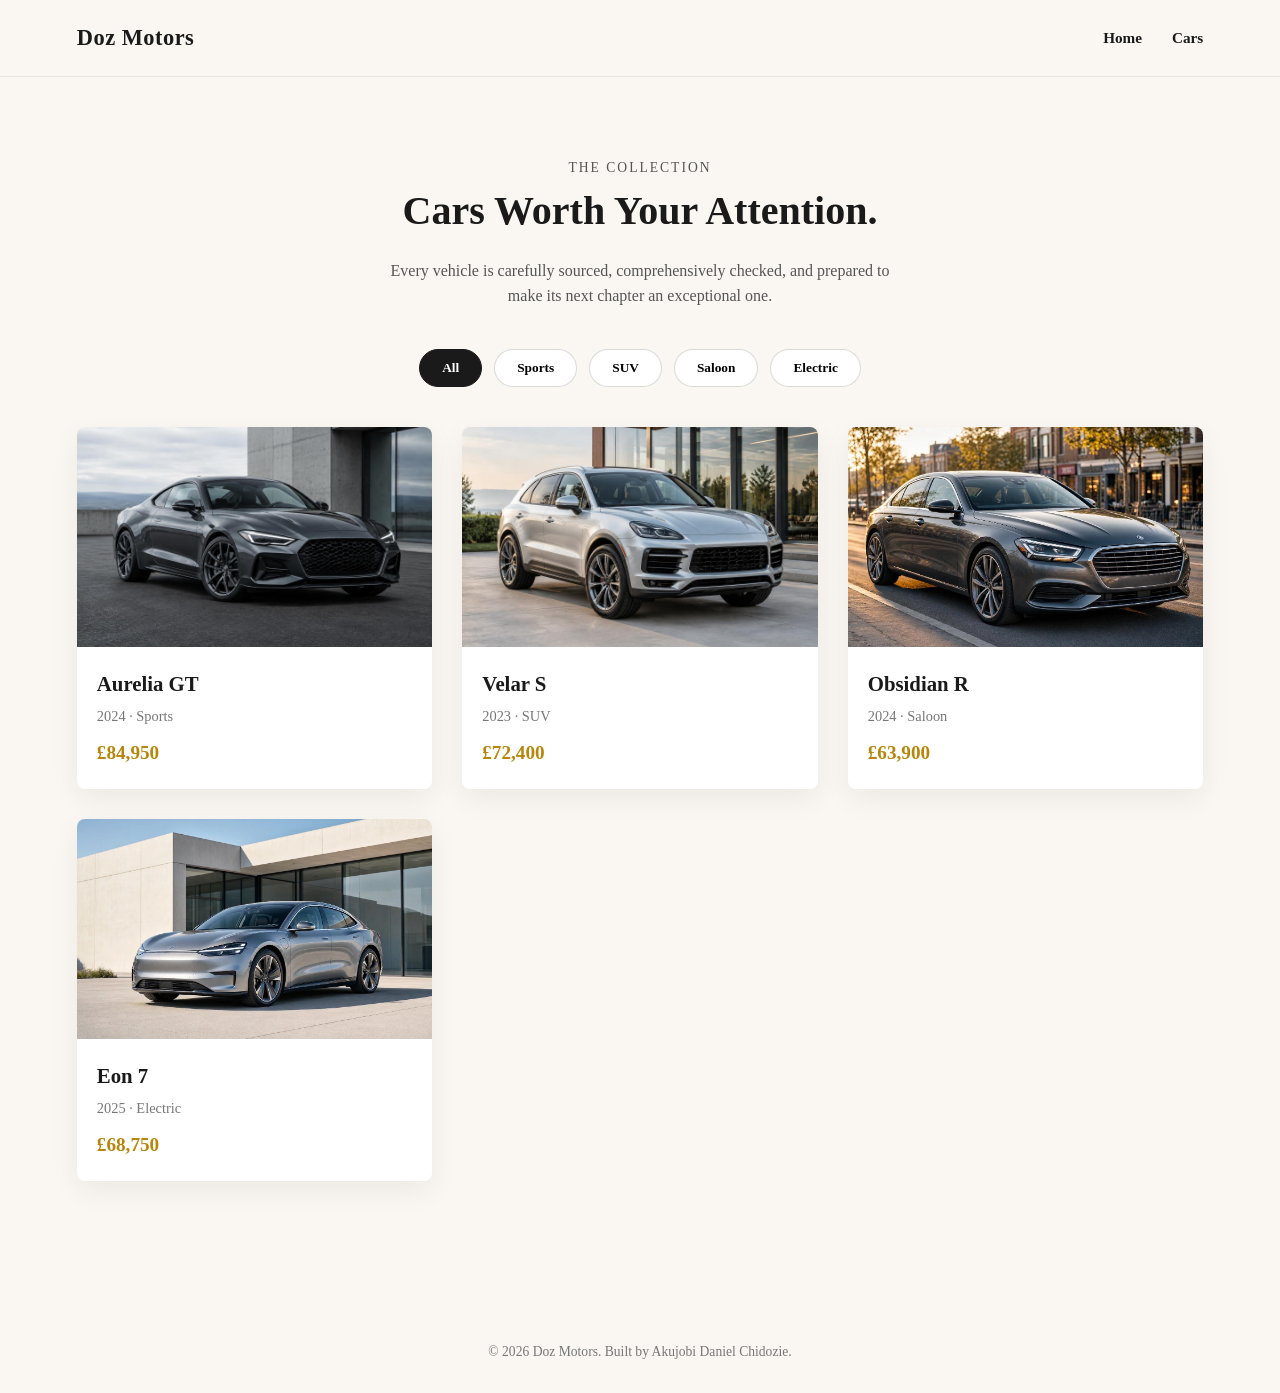
<file: dozmotors/cars.html>
<!DOCTYPE html>
<html lang="en">
<head>
    <meta charset="UTF-8">
    <meta name="viewport" content="width=device-width, initial-scale=1.0">
    <title>Our Collection | Doz Motors</title>
    <link rel="stylesheet" href="style.css">
</head>
<body>

    <nav class="navbar" id="top">
        <div class="logo">Doz Motors</div>
        <div class="nav-links">
            <a href="index.html">Home</a>
            <a href="cars.html">Cars</a>
        </div>
    </nav>

    <section class="page-intro">
        <p class="eyebrow-dark">The collection</p>
        <h1>Cars Worth Your Attention.</h1>
        <p>Every vehicle is carefully sourced, comprehensively checked, and prepared to make its next chapter an exceptional one.</p>
    </section>

    <section class="filters">
        <button class="filter-btn active" data-filter="All">All</button>
        <button class="filter-btn" data-filter="Sports">Sports</button>
        <button class="filter-btn" data-filter="SUV">SUV</button>
        <button class="filter-btn" data-filter="Saloon">Saloon</button>
        <button class="filter-btn" data-filter="Electric">Electric</button>
    </section>

    <section class="car-grid-section">
        <div class="car-grid">

            <div class="car-card" data-category="Sports">
                <img src="dozmotors-img/doz-sports.jpg" alt="Aurelia GT">
                <h3>Aurelia GT</h3>
                <p class="car-meta">2024 · Sports</p>
                <p class="car-price">£84,950</p>
            </div>

            <div class="car-card" data-category="SUV">
                <img src="dozmotors-img/doz-suv.jpg" alt="Velar S">
                <h3>Velar S</h3>
                <p class="car-meta">2023 · SUV</p>
                <p class="car-price">£72,400</p>
            </div>

            <div class="car-card" data-category="Saloon">
                <img src="dozmotors-img/doz-saloon.webp" alt="Obsidian R">
                <h3>Obsidian R</h3>
                <p class="car-meta">2024 · Saloon</p>
                <p class="car-price">£63,900</p>
            </div>

            <div class="car-card" data-category="Electric">
                <img src="dozmotors-img/ele.webp" alt="Eon 7">
                <h3>Eon 7</h3>
                <p class="car-meta">2025 · Electric</p>
                <p class="car-price">£68,750</p>
            </div>

        </div>
    </section>

    
    <footer>
        <p>© 2026 Doz Motors. Built by Akujobi Daniel Chidozie.</p>
    </footer>

    <script src="script.js"></script>

<a href="#top" class="back-to-top" aria-label="Back to top">
    <svg viewBox="0 0 24 24" fill="none" stroke="currentColor" stroke-width="2.3" stroke-linecap="round" stroke-linejoin="round">
        <path d="M6 15l6-6l6 6" />
    </svg>
</a>

<script src="script.js"></script>

</body>
</html>
</file>
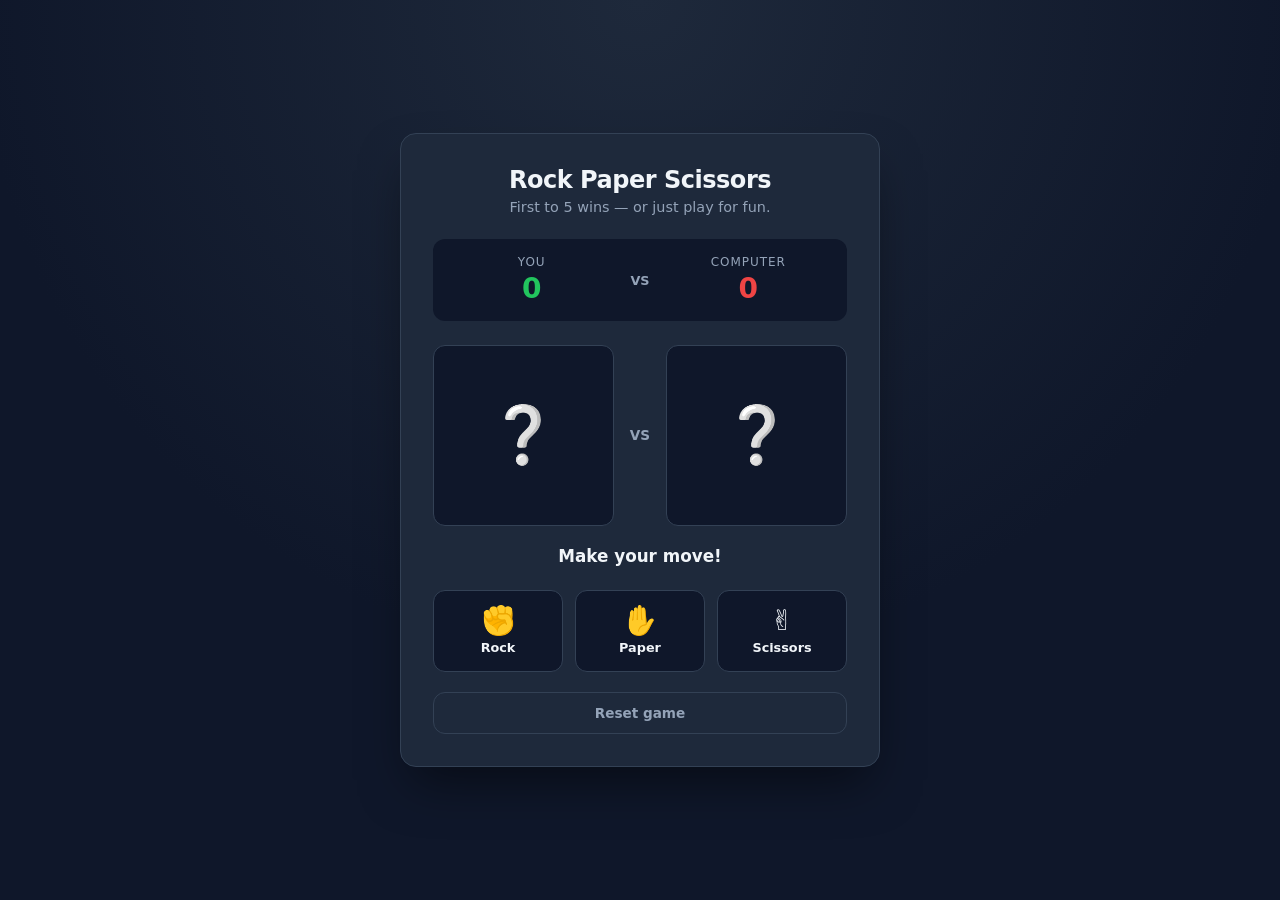
<file: rps/rps.html>
<!DOCTYPE html>
<html lang="en">
<head>
  <meta charset="UTF-8">
  <meta name="viewport" content="width=device-width, initial-scale=1.0">
  <title>Rock Paper Scissors</title>
  <style>
    :root {
      --bg: #0f172a;
      --surface: #1e293b;
      --surface-2: #334155;
      --text: #f1f5f9;
      --muted: #94a3b8;
      --win: #22c55e;
      --lose: #ef4444;
      --draw: #eab308;
      --accent: #6366f1;
      --radius: 16px;
    }

    * { box-sizing: border-box; margin: 0; padding: 0; }

    body {
      min-height: 100vh;
      display: grid;
      place-items: center;
      padding: 1.5rem;
      font-family: system-ui, -apple-system, "Segoe UI", sans-serif;
      background: radial-gradient(circle at top, #1e293b, var(--bg) 60%);
      color: var(--text);
      -webkit-tap-highlight-color: transparent;
    }

    .game {
      width: min(100%, 480px);
      background: var(--surface);
      border: 1px solid var(--surface-2);
      border-radius: var(--radius);
      padding: 2rem;
      box-shadow: 0 25px 50px -12px rgba(0, 0, 0, 0.5);
    }

    h1 {
      font-size: 1.5rem;
      text-align: center;
      letter-spacing: -0.02em;
    }

    .subtitle {
      text-align: center;
      color: var(--muted);
      font-size: 0.9rem;
      margin-top: 0.35rem;
      margin-bottom: 1.5rem;
    }

    /* Scoreboard */
    .scoreboard {
      display: grid;
      grid-template-columns: 1fr auto 1fr;
      align-items: center;
      gap: 0.5rem;
      background: var(--bg);
      border-radius: 12px;
      padding: 1rem;
      margin-bottom: 1.5rem;
    }

    .score {
      text-align: center;
    }

    .score .label {
      font-size: 0.75rem;
      text-transform: uppercase;
      letter-spacing: 0.08em;
      color: var(--muted);
    }

    .score .value {
      font-size: 1.75rem;
      font-weight: 700;
      margin-top: 0.15rem;
      font-variant-numeric: tabular-nums;
    }

    .score.player .value { color: var(--win); }
    .score.computer .value { color: var(--lose); }

    .vs {
      font-size: 0.8rem;
      font-weight: 700;
      color: var(--muted);
      padding: 0 0.5rem;
    }

    /* Arena */
    .arena {
      display: grid;
      grid-template-columns: 1fr auto 1fr;
      align-items: center;
      gap: 1rem;
      margin-bottom: 1.25rem;
    }

    .hand {
      aspect-ratio: 1;
      display: grid;
      place-items: center;
      font-size: clamp(2.5rem, 12vw, 3.5rem);
      background: var(--bg);
      border-radius: 12px;
      border: 1px solid var(--surface-2);
      transition: transform 0.15s ease;
    }

    .hand.shake {
      animation: shake 0.4s ease;
    }

    @keyframes shake {
      0%, 100% { transform: translateY(0); }
      25% { transform: translateY(-10px) rotate(-8deg); }
      75% { transform: translateY(-10px) rotate(8deg); }
    }

    .arena-vs {
      font-weight: 700;
      color: var(--muted);
      font-size: 0.85rem;
    }

    /* Result message */
    .message {
      text-align: center;
      font-size: 1.05rem;
      font-weight: 600;
      min-height: 1.5rem;
      margin-bottom: 1.25rem;
      transition: color 0.2s;
    }

    .message.win { color: var(--win); }
    .message.lose { color: var(--lose); }
    .message.draw { color: var(--draw); }

    /* Buttons */
    .choices {
      display: grid;
      grid-template-columns: repeat(3, 1fr);
      gap: 0.75rem;
    }

    .choice {
      display: grid;
      place-items: center;
      gap: 0.35rem;
      padding: 1rem 0.5rem;
      background: var(--bg);
      border: 1px solid var(--surface-2);
      border-radius: 12px;
      color: var(--text);
      font-family: inherit;
      font-size: 0.8rem;
      font-weight: 600;
      cursor: pointer;
      transition: transform 0.15s, border-color 0.2s, background 0.2s;
    }

    .choice .emoji {
      font-size: 1.75rem;
      line-height: 1;
    }

    .choice:hover:not(:disabled) {
      border-color: var(--accent);
      background: var(--surface-2);
      transform: translateY(-2px);
    }

    .choice:active:not(:disabled) {
      transform: translateY(0);
    }

    .choice:disabled {
      opacity: 0.5;
      cursor: not-allowed;
    }

    .choice:focus-visible {
      outline: 2px solid var(--accent);
      outline-offset: 2px;
    }

    /* Reset */
    .reset {
      display: block;
      width: 100%;
      margin-top: 1.25rem;
      padding: 0.75rem;
      background: transparent;
      border: 1px solid var(--surface-2);
      border-radius: 12px;
      color: var(--muted);
      font-family: inherit;
      font-size: 0.85rem;
      font-weight: 600;
      cursor: pointer;
      transition: color 0.2s, border-color 0.2s;
    }

    .reset:hover {
      color: var(--text);
      border-color: var(--muted);
    }

    @media (max-width: 380px) {
      .game { padding: 1.5rem; }
      .choice { padding: 0.75rem 0.25rem; }
      .choice .emoji { font-size: 1.5rem; }
    }
  </style>
</head>
<body>
  <main class="game">
    <h1>Rock Paper Scissors</h1>
    <p class="subtitle">First to 5 wins — or just play for fun.</p>

    <div class="scoreboard">
      <div class="score player">
        <div class="label">You</div>
        <div class="value" id="player-score">0</div>
      </div>
      <div class="vs">VS</div>
      <div class="score computer">
        <div class="label">Computer</div>
        <div class="value" id="computer-score">0</div>
      </div>
    </div>

    <div class="arena">
      <div class="hand" id="player-hand" aria-label="Your choice">❔</div>
      <div class="arena-vs">VS</div>
      <div class="hand" id="computer-hand" aria-label="Computer choice">❔</div>
    </div>

    <p class="message" id="message" aria-live="polite">Make your move!</p>

    <div class="choices">
      <button class="choice" data-choice="rock">
        <span class="emoji">✊</span>
        Rock
      </button>
      <button class="choice" data-choice="paper">
        <span class="emoji">✋</span>
        Paper
      </button>
      <button class="choice" data-choice="scissors">
        <span class="emoji">✌️</span>
        Scissors
      </button>
    </div>

    <button class="reset" id="reset">Reset game</button>
  </main>

  <script>
    const CHOICES = ['rock', 'paper', 'scissors'];
    const EMOJI = { rock: '✊', paper: '✋', scissors: '✌️' };

    const playerHandEl = document.getElementById('player-hand');
    const computerHandEl = document.getElementById('computer-hand');
    const playerScoreEl = document.getElementById('player-score');
    const computerScoreEl = document.getElementById('computer-score');
    const messageEl = document.getElementById('message');
    const choiceButtons = [...document.querySelectorAll('.choice')];
    const resetBtn = document.getElementById('reset');

    let playerScore = 0;
    let computerScore = 0;
    let isPlaying = false;

    function getComputerChoice() {
      return CHOICES[Math.floor(Math.random() * CHOICES.length)];
    }

    // Returns 'win', 'lose', or 'draw' from the player's perspective
    function getResult(player, computer) {
      if (player === computer) return 'draw';
      if (
        (player === 'rock' && computer === 'scissors') ||
        (player === 'paper' && computer === 'rock') ||
        (player === 'scissors' && computer === 'paper')
      ) return 'win';
      return 'lose';
    }

    function updateScores() {
      playerScoreEl.textContent = playerScore;
      computerScoreEl.textContent = computerScore;
    }

    function setMessage(text, type) {
      messageEl.textContent = text;
      messageEl.className = 'message' + (type ? ' ' + type : '');
    }

    function playRound(playerChoice) {
      if (isPlaying) return;
      isPlaying = true;
      choiceButtons.forEach(btn => (btn.disabled = true));

      // Reset hands and shake
      playerHandEl.textContent = '❔';
      computerHandEl.textContent = '❔';
      playerHandEl.classList.add('shake');
      computerHandEl.classList.add('shake');
      setMessage('Rock... paper... scissors...', '');

      setTimeout(() => {
        const computerChoice = getComputerChoice();
        const result = getResult(playerChoice, computerChoice);

        playerHandEl.textContent = EMOJI[playerChoice];
        computerHandEl.textContent = EMOJI[computerChoice];

        playerHandEl.classList.remove('shake');
        computerHandEl.classList.remove('shake');

        if (result === 'win') {
          playerScore++;
          setMessage('You win this round! 🎉', 'win');
        } else if (result === 'lose') {
          computerScore++;
          setMessage('Computer wins this round.', 'lose');
        } else {
          setMessage("It's a draw.", 'draw');
        }

        updateScores();
        choiceButtons.forEach(btn => (btn.disabled = false));
        isPlaying = false;
      }, 500);
    }

    choiceButtons.forEach(button => {
      button.addEventListener('click', () => playRound(button.dataset.choice));
    });

    // Keyboard shortcuts: 1, 2, 3
    document.addEventListener('keydown', e => {
      if (isPlaying) return;
      if (e.key === '1') playRound('rock');
      if (e.key === '2') playRound('paper');
      if (e.key === '3') playRound('scissors');
    });

    resetBtn.addEventListener('click', () => {
      playerScore = 0;
      computerScore = 0;
      updateScores();
      playerHandEl.textContent = '❔';
      computerHandEl.textContent = '❔';
      setMessage('Make your move!', '');
    });
  </script>
</body>
</html>
</file>
<file: portfolio.css>
:root {
    --bg: #0F172A;
    --bg-alt: #1E293B;
    --surface: rgba(30, 41, 59, 0.6);
    --navbar-bg: rgba(15, 23, 42, 0.85);
    --text-main: #F1F5F9;
    --text-muted: #94A3B8;
    --accent: #38BDF8;
    --accent-soft: rgba(56, 189, 248, 0.15);
    --border: rgba(255, 255, 255, 0.1);
}

[data-theme="light"] {
    --bg: #E2E8F0;
    --bg-alt: #F1F5F9;
    --surface: rgba(255, 255, 255, 0.6);
    --navbar-bg: rgba(255, 255, 255, 0.8);
    --text-main: #0F172A;
    --text-muted: #475569;
    --accent: #0284C7;
    --accent-soft: #E0F2FE;
    --border: rgba(0, 0, 0, 0.1);
}

* {
    margin: 0;
    padding: 0;
    box-sizing: border-box;
}

html {
    scroll-behavior: smooth;
    background-color: var(--bg);
}

body {
    background: linear-gradient(135deg, var(--bg-alt) 0%, var(--bg) 100%);
    background-attachment: fixed;
    color: var(--text-main);
    font-family: 'Poppins', sans-serif;
    line-height: 1.6;
    overflow-x: hidden;
    transition: background 0.3s ease, color 0.3s ease;
    min-height: 100vh;
}

section {
    scroll-margin-top: 20px;
}

h1, h2, h3 {
    font-family: 'Space Grotesk', sans-serif;
    font-weight: 700;
    letter-spacing: -0.02em;
    margin-bottom: 10px;
}

h1 { font-size: 3rem; }

h2 {
    font-size: 2rem;
    margin-top: 24px;
    display: inline-block;
}

h2::after {
    content: "";
    display: block;
    width: 48px;
    height: 4px;
    background-color: var(--accent);
    border-radius: 2px;
    margin-top: 14px;
}

h3 { font-size: 1.25rem; }

p {
    font-size: 1.05rem;
    color: var(--text-muted);
    margin-bottom: 16px;
}

a {
    color: var(--text-main);
    text-decoration: none;
    transition: color 0.3s ease;
}

a:hover { color: var(--accent); }

.navbar {
    display: flex;
    flex-wrap: wrap;
    justify-content: space-between;
    align-items: center;
    background-color: var(--navbar-bg);
    backdrop-filter: blur(10px);
    padding: 16px 5%;
    width: 100%;
    border-bottom: 1px solid var(--border);
    position: sticky;
    top: 0;
    z-index: 1000;
}

.nav-icons {
    display: flex;
    gap: 15px;
    color: var(--accent);
}

.nav-icons .mark {
    width: 30px;
    height: 30px;
    animation: floatPic 6s ease-in-out infinite;
}

.nav-icons .mark:nth-child(2) { animation-delay: 0.5s; }
.nav-icons .mark:nth-child(3) { animation-delay: 1s; }

.nav-right {
    display: flex;
    align-items: center;
    gap: 24px;
}

.nav-links {
    display: flex;
    gap: 30px;
}

.nav-links a {
    font-weight: 600;
    font-size: 0.9rem;
    position: relative;
}

.nav-links a::after {
    content: "";
    position: absolute;
    left: 0;
    bottom: -4px;
    width: 0;
    height: 2px;
    background-color: var(--accent);
    transition: width 0.25s ease;
}

.nav-links a:hover::after {
    width: 100%;
}

.theme-toggle {
    display: flex;
    justify-content: center;
    align-items: center;
    width: 40px;
    height: 40px;
    border-radius: 50%;
    border: 1px solid var(--border);
    background-color: var(--bg-alt);
    color: var(--text-main);
    cursor: pointer;
    transition: all 0.3s ease;
}

.theme-toggle:hover {
    border-color: var(--accent);
    color: var(--accent);
}

.theme-toggle svg {
    width: 18px;
    height: 18px;
}

.theme-toggle .icon-moon { display: block; }
.theme-toggle .icon-sun { display: none; }

[data-theme="light"] .theme-toggle .icon-moon { display: none; }
[data-theme="light"] .theme-toggle .icon-sun { display: block; }

.menu-toggle { display: none; }

.hamburger {
    display: none;
    font-size: 28px;
    cursor: pointer;
    color: var(--text-main);
    user-select: none;
}

.mobile-menu { display: none; }

.hero-section {
    position: relative;
    display: flex;
    justify-content: space-between;
    align-items: center;
    max-width: 1200px;
    margin: 0 auto;
    padding: 50px 20px;
    min-height: 40vh;
}

.hero-text { max-width: 600px; }

.hero-text .subtitle {
    font-size: 1.2rem;
    margin-bottom: 30px;
}

.hero-buttons {
    display: flex;
    gap: 15px;
    align-items: center;
    flex-wrap: wrap;
}

.hero-buttons a {
    padding: 15px 32px !important;
    font-size: 1rem !important;
    display: inline-flex;
    justify-content: center;
    align-items: center;
    border-radius: 30px;
    font-weight: 700;
    text-decoration: none;
}

.hire-me-btn {
    background-color: var(--accent);
    color: #FFFFFF;
    border: none;
    transition: all 0.3s ease;
}

.hire-me-btn:hover {
    background-color: var(--text-main);
    color: var(--bg);
    transform: translateY(-3px);
}

.hero-visual {
    display: flex;
    justify-content: center;
    align-items: center;
    flex-shrink: 0;
}

.profile-pic {
    width: 240px;
    height: 240px;
    border-radius: 50%;
    object-fit: cover;
    border: 4px solid var(--bg-alt);
    box-shadow: 0 20px 40px rgba(2, 132, 199, 0.25);
    animation: floatPic 6s ease-in-out infinite;
}

@keyframes floatPic {
    0%, 100% { transform: translateY(0); }
    50% { transform: translateY(-15px); }
}

.hero-decor {
    position: absolute;
    bottom: -10px;
    left: 58%;
    transform: translateX(-50%);
    width: 150px;
    height: 150px;
    z-index: 1;
    pointer-events: none;
    opacity: 0.85;
}

.hero-decor .css-blob {
    position: absolute;
    top: 0;
    left: 50%;
    transform: translateX(-50%);
    width: 100px;
    height: 100px;
}

.hero-decor .css-ring {
    position: absolute;
    bottom: -10px;
    left: 65%;
    width: 60px;
    height: 60px;
}

.section-container {
    position: relative;
    max-width: 800px;
    margin: 20px auto;
    padding: 32px 24px;
    background-color: var(--surface);
    backdrop-filter: blur(5px);
    border-radius: 20px;
    border: 1px solid var(--border);
}

.services-card {
    background-color: var(--bg-alt);
    border-radius: 15px;
    padding: 24px;
    margin-top: 20px;
    border: 1px solid var(--border);
}

ul {
    list-style: none;
    padding-left: 0;
}

.services-card li {
    margin-bottom: 10px;
    padding-left: 25px;
    position: relative;
}

.services-card li::before {
    content: "▹";
    position: absolute;
    left: 0;
    color: var(--accent);
}

#projects {
    max-width: 800px;
}

.projects-grid {
    display: grid;
    grid-template-columns: repeat(2, 1fr);
    gap: 30px;
    margin-top: 20px;
}

.project-card {
    display: flex;
    flex-direction: column;
    background-color: var(--bg-alt);
    border-radius: 15px;
    overflow: hidden;
    border: 1px solid var(--border);
    transition: transform 0.3s ease, box-shadow 0.3s ease;
    position: relative;
}

.project-card::before {
    content: "";
    position: absolute;
    inset: 0;
    border-radius: 15px;
    background: radial-gradient(
        400px circle at var(--mouse-x, 50%) var(--mouse-y, 50%),
        rgba(2, 132, 199, 0.18),
        transparent 40%
    );
    opacity: 0;
    transition: opacity 0.3s ease;
    pointer-events: none;
    z-index: 1;
}

.project-card:hover::before {
    opacity: 1;
}

.project-card > * {
    position: relative;
    z-index: 2;
}

.project-card:hover {
    transform: translateY(-6px);
    box-shadow: 0 20px 40px rgba(2, 132, 199, 0.15);
}

.project-img {
    width: 100%;
    height: 200px;
    object-fit: cover;
    display: block;
}

.project-body {
    display: flex;
    flex-direction: column;
    flex-grow: 1;
    padding: 25px;
}

.project-body p {
    flex-grow: 1;
}

.project-tag {
    display: inline-block;
    background-color: var(--accent-soft);
    color: var(--accent);
    font-size: 0.75rem;
    font-weight: 700;
    padding: 4px 12px;
    border-radius: 20px;
    margin-bottom: 12px;
    width: fit-content;
    white-space: nowrap;
}

.project-tools {
    display: flex;
    flex-wrap: wrap;
    gap: 8px;
    margin-bottom: 20px;
}

.project-tools span {
    font-size: 0.8rem;
    color: var(--text-muted);
    border: 1px solid var(--border);
    padding: 3px 12px;
    border-radius: 20px;
}

.back-link,
.project-btn {
    display: inline-block;
    padding: 10px 22px;
    border-radius: 30px;
    font-weight: 700;
    font-size: 0.9rem;
    text-decoration: none;
    white-space: nowrap;
    transition: all 0.3s ease;
}

.back-link {
    background-color: var(--bg);
    border: 1px solid var(--border);
    color: var(--text-main);
    margin: 20px 24px;
}

.back-link:hover {
    border-color: var(--accent);
    color: var(--accent);
    transform: translateX(-3px);
}

.project-btn {
    background-color: var(--accent);
    color: #FFFFFF;
    border: none;
    width: fit-content;
}

.project-btn:hover {
    background-color: var(--text-main);
    color: var(--bg);
}

.project-actions {
    display: flex;
    flex-wrap: wrap;
    gap: 12px;
    margin-top: 15px;
}

.project-btn-outline {
    background-color: transparent !important;
    color: var(--text-main) !important;
    border: 1px solid var(--border) !important;
}

.project-btn-outline:hover {
    background-color: var(--accent) !important;
    color: #FFFFFF !important;
    border-color: var(--accent) !important;
}

.case-hero {
    text-align: center;
    padding: 40px 20px;
    background-color: var(--surface);
    backdrop-filter: blur(5px);
    border-radius: 20px;
    margin: 30px auto;
    max-width: 1000px;
}

.case-section {
    max-width: 800px;
    margin: 0 auto;
    padding: 32px 20px;
}

.case-img {
    width: 100%;
    max-width: 100%;
    height: auto;
    border-radius: 15px;
    margin: 20px 0;
    border: 1px solid var(--border);
    display: block;
}

.compare-pair {
    display: flex;
    gap: 20px;
    margin-top: 20px;
}

.compare-pair .case-img {
    width: 50%;
    margin: 0;
}

.choices-list li {
    margin-bottom: 12px;
    padding-left: 25px;
    position: relative;
}

.choices-list li::before {
    content: "▹";
    position: absolute;
    left: 0;
    color: var(--accent);
}

.project-divider {
    border: none;
    border-top: 1px solid var(--border);
    margin: 50px 5%;
}

.case-video {
    width: 100%;
    max-width: 480px;
    height: auto;
    display: block;
    margin: 20px auto;
    border-radius: 15px;
    border: 1px solid var(--border);
}

.timeline {
    display: flex;
    flex-direction: column;
    gap: 20px;
    margin-top: 20px;
}

.timeline-item {
    display: flex;
    align-items: baseline;
    gap: 20px;
    padding-left: 20px;
    border-left: 2px solid var(--accent);
}

.timeline-year {
    font-weight: 700;
    color: var(--accent);
    min-width: 90px;
}

.timeline-item p {
    margin: 0;
}

.contact-links {
    display: flex;
    flex-direction: row;
    flex-wrap: wrap;
    justify-content: flex-start;
    gap: 16px;
    margin-top: 20px;
}

.contact-icon {
    display: flex;
    justify-content: center;
    align-items: center;
    width: 60px;
    height: 60px;
    border-radius: 16px;
    background-color: var(--bg-alt);
    border: 1px solid var(--border);
    color: var(--text-main);
    transition: all 0.3s ease;
}

.contact-icon svg {
    width: 24px;
    height: 24px;
}

.contact-icon:hover {
    border-color: var(--accent);
    color: var(--accent);
    transform: translateY(-4px);
}

.back-to-top {
    display: flex;
    justify-content: center;
    align-items: center;
    width: 48px;
    height: 48px;
    margin: 20px auto 0;
    border-radius: 50%;
    border: 1px solid var(--border);
    background-color: var(--bg-alt);
    color: var(--text-main);
    transition: all 0.3s ease;
}

.back-to-top svg {
    width: 20px;
    height: 20px;
}

.back-to-top:hover {
    background-color: var(--accent);
    color: #FFFFFF;
    transform: translateY(-4px);
}

footer {
    background-color: var(--bg-alt);
    border-top: 1px solid var(--border);
    margin-top: 40px;
    padding: 40px 20px 60px;
    font-size: 0.9rem;
}

.footer-content {
    max-width: 1000px;
    margin: 0 auto;
    display: grid;
    grid-template-columns: 2fr 1fr 1fr;
    gap: 40px;
    padding-bottom: 30px;
    border-bottom: 1px solid var(--border);
    align-items: start;
}

.footer-brand h3 {
    font-size: 1.2rem;
    margin-bottom: 5px;
    color: var(--text-main);
}

.footer-brand p {
    color: var(--text-muted);
    margin-bottom: 0;
    font-size: 0.9rem;
}

.footer-links, .footer-socials {
    display: flex;
    flex-direction: column;
    gap: 12px;
    align-items: flex-start;
}

.footer-links a, .footer-socials a {
    color: var(--text-muted);
    transition: color 0.3s ease;
}

.footer-links a:hover, .footer-socials a:hover {
    color: var(--accent);
}

.footer-bottom {
    max-width: 1000px;
    margin: 20px auto 0;
    text-align: center;
    color: var(--text-muted);
}

.footer-bottom p {
    margin-bottom: 0;
    font-size: 0.85rem;
}

.orb-1 {
    position: fixed;
    top: -100px;
    left: -100px;
    width: 500px;
    height: 500px;
    background: radial-gradient(circle, rgba(2, 132, 199, 0.15) 0%, rgba(255, 255, 255, 0) 70%);
    border-radius: 50%;
    z-index: -1;
    pointer-events: none;
    animation: floatOrb1 25s ease-in-out infinite;
}

.orb-2 {
    position: fixed;
    bottom: -150px;
    right: -100px;
    width: 600px;
    height: 600px;
    background: radial-gradient(circle, rgba(2, 132, 199, 0.1) 0%, rgba(255, 255, 255, 0) 70%);
    border-radius: 50%;
    z-index: -1;
    pointer-events: none;
    animation: floatOrb2 30s ease-in-out infinite;
}

@keyframes floatOrb1 {
    0% { transform: translate(0, 0) scale(1); }
    50% { transform: translate(40px, 30px) scale(1.1); }
    100% { transform: translate(0, 0) scale(1); }
}

@keyframes floatOrb2 {
    0% { transform: translate(0, 0) scale(1); }
    50% { transform: translate(-50px, -30px) scale(1.05); }
    100% { transform: translate(0, 0) scale(1); }
}

.css-blob {
    width: 180px;
    height: 180px;
    background: linear-gradient(135deg, var(--accent) 0%, #60A5FA 100%);
    border-radius: 60% 40% 30% 70% / 60% 30% 70% 40%;
    box-shadow: 0 20px 40px rgba(2, 132, 199, 0.3);
    animation: morphBlob 8s ease-in-out infinite alternate;
}

.css-ring {
    width: 100px;
    height: 100px;
    border: 4px solid var(--accent);
    border-radius: 50% 50% 50% 0;
    transform: rotate(45deg);
    opacity: 0.5;
    animation: floatRing 6s ease-in-out infinite;
}

@keyframes morphBlob {
    0% {
        border-radius: 60% 40% 30% 70% / 60% 30% 70% 40%;
        transform: translateY(0px) rotate(0deg);
    }
    100% {
        border-radius: 40% 60% 70% 30% / 40% 70% 30% 60%;
        transform: translateY(-20px) rotate(10deg);
    }
}

@keyframes floatRing {
    0%, 100% { transform: translateY(0) rotate(45deg); }
    50% { transform: translateY(-15px) rotate(55deg); }
}

.marquee {
    overflow: hidden;
    width: 100%;
    padding: 25px 0;
    margin: 40px 0;
    border-top: 1px solid var(--border);
    border-bottom: 1px solid var(--border);
    mask-image: linear-gradient(to right, transparent, black 10%, black 90%, transparent);
    -webkit-mask-image: linear-gradient(to right, transparent, black 10%, black 90%, transparent);
}

.marquee-track {
    display: flex;
    gap: 45px;
    width: max-content;
    animation: scrollMarquee 35s linear infinite;
}

.marquee-track span {
    font-family: 'Space Grotesk', sans-serif;
    font-size: 1.2rem;
    font-weight: 600;
    color: var(--text-muted);
    white-space: nowrap;
    transition: color 0.3s ease;
}

.marquee-track span:hover {
    color: var(--accent);
}

@keyframes scrollMarquee {
    from { transform: translateX(0); }
    to { transform: translateX(-50%); }
}

.marquee:hover .marquee-track {
    animation-play-state: paused;
}

@media (max-width: 768px) {
    .nav-links { display: none; }
    
    .hamburger {
        display: flex;
        flex-direction: column;
        justify-content: center;
        gap: 8px;
        width: 30px;
        height: 30px;
        cursor: pointer;
        z-index: 1001;
    }

    .hamburger span {
        display: block;
        width: 100%;
        height: 3px;
        background-color: var(--text-main);
        border-radius: 3px;
        transition: transform 0.3s ease, opacity 0.3s ease;
    }

    .menu-toggle:checked ~ .hamburger span:nth-child(1) {
        transform: translateY(5.5px) rotate(45deg);
    }

    .menu-toggle:checked ~ .hamburger span:nth-child(2) {
        transform: translateY(-5.5px) rotate(-45deg);
    }

    .mobile-menu {
        display: grid;
        grid-template-rows: 0fr;
        transition: grid-template-rows 0.4s ease-in-out;
        flex-basis: 100%;
        width: 100%;
        background-color: var(--bg-alt);
        overflow: hidden;
    }

    .mobile-menu-inner {
        overflow: hidden;
        display: flex;
        flex-direction: column;
        padding: 0 20px;
        transition: padding 0.4s ease-in-out;
    }

    .menu-toggle:checked ~ .mobile-menu {
        grid-template-rows: 1fr;
    }

    .menu-toggle:checked ~ .mobile-menu .mobile-menu-inner {
        padding: 20px;
    }

    .mobile-menu a {
        display: block;
        padding: 15px 0;
        border-bottom: 1px solid var(--border);
    }
    
    .mobile-menu a:last-child {
        border-bottom: none;
    }

    .hero-section {
        flex-direction: column-reverse;
        text-align: center;
        padding: 40px 20px;
    }

    .hero-text { margin-bottom: 20px; }
    .hero-visual { margin-bottom: 30px; }
    .hero-decor { display: none; }

    .hero-buttons {
        justify-content: center;
    }

    h1 { font-size: 2rem; }

    .projects-grid { grid-template-columns: 1fr; }

    .compare-pair { flex-direction: column; }
    .compare-pair .case-img { width: 100%; }

    .section-container {
        margin: 16px 10px;
        padding: 28px 15px;
    }
    
    .orb-1, .orb-2 {
        display: none;
    }

    .footer-content {
        grid-template-columns: 1fr;
        gap: 30px;
        text-align: center;
    }
    
    .footer-links, .footer-socials {
        align-items: center;
    }
}
</file>
<file: dozmotors/style.css>
* {
    margin: 0;
    padding: 0;
    box-sizing: border-box;
}

body {
    font-family: "Georgia", serif;
    background-color: #FAF7F2;
    color: #1A1A1A;
    line-height: 1.6;
}

h1, h2, h3 {
    font-family: "Georgia", serif;
    font-weight: 600;
}

a {
    text-decoration: none;
    color: inherit;
}

/* NAVBAR */
.navbar {
    display: flex;
    justify-content: space-between;
    align-items: center;
    padding: 20px 6%;
    background-color: #FAF7F2;
    border-bottom: 1px solid rgba(0,0,0,0.08);
}

.logo {
    font-size: 1.4rem;
    font-weight: 700;
    letter-spacing: 0.5px;
}

.nav-links {
    display: flex;
    gap: 30px;
}

.nav-links a {
    font-size: 0.95rem;
    font-weight: 600;
    transition: color 0.2s;
}

.nav-links a:hover {
    color: #B8860B;
}

/* HERO */
.hero {
    position: relative;
    height: 90vh;
    overflow: hidden;
}

.hero-bg {
    width: 100%;
    height: 100%;
    object-fit: cover;
}

.hero-content {
    position: absolute;
    top: 0;
    left: 0;
    height: 100%;
    width: 100%;
    display: flex;
    flex-direction: column;
    justify-content: center;
    padding: 0 6%;
    background: linear-gradient(to right, rgba(0,0,0,0.6), rgba(0,0,0,0.1));
    color: #FFFFFF;
}

.eyebrow {
    text-transform: uppercase;
    letter-spacing: 2px;
    font-size: 0.85rem;
    margin-bottom: 15px;
    color: #D4AF37;
}

.hero-content h1 {
    font-size: 3.5rem;
    max-width: 600px;
    line-height: 1.1;
    margin-bottom: 20px;
}

.hero-text {
    max-width: 480px;
    margin-bottom: 30px;
    font-size: 1.1rem;
}

.btn-primary {
    display: inline-block;
    background-color: #D4AF37;
    color: #1A1A1A;
    padding: 14px 32px;
    border-radius: 4px;
    font-weight: 700;
    width: fit-content;
    transition: background-color 0.3s;
}

.btn-primary:hover {
    background-color: #FFFFFF;
}

.btn-secondary {
    display: inline-block;
    margin-top: 30px;
    border: 2px solid #1A1A1A;
    padding: 12px 30px;
    border-radius: 4px;
    font-weight: 700;
    transition: all 0.3s;
}

.btn-secondary:hover {
    background-color: #1A1A1A;
    color: #FFFFFF;
}

/* FEATURED CARS */
.featured {
    padding: 80px 6%;
    text-align: center;
}

.featured h2 {
    font-size: 2.2rem;
    margin-bottom: 50px;
}

.car-grid {
    display: grid;
    grid-template-columns: repeat(3, 1fr);
    gap: 30px;
    margin-bottom: 50px;
    text-align: left;
}

.car-card {
    background-color: #FFFFFF;
    border-radius: 8px;
    overflow: hidden;
    box-shadow: 0 10px 30px rgba(0,0,0,0.06);
    transition: transform 0.3s ease;
}

.car-card:hover {
    transform: translateY(-6px);
}

.car-card img {
    width: 100%;
    height: 220px;
    object-fit: cover;
    display: block;
}

.car-card h3 {
    font-size: 1.3rem;
    margin: 20px 20px 5px;
}

.car-meta {
    font-size: 0.9rem;
    color: #777;
    margin: 0 20px 10px;
}

.car-price {
    font-size: 1.2rem;
    font-weight: 700;
    color: #B8860B;
    margin: 0 20px 20px;
}

/* ABOUT */
.about {
    display: grid;
    grid-template-columns: 1fr 1fr;
    align-items: center;
    background-color: #1A1A1A;
    color: #FFFFFF;
}

.about img {
    width: 100%;
    height: 100%;
    min-height: 420px;
    object-fit: cover;
}

.about-content {
    padding: 60px 8%;
}

.about-content h2 {
    font-size: 2.2rem;
    margin-bottom: 20px;
}

.about-content p {
    color: rgba(255,255,255,0.75);
    margin-bottom: 40px;
    max-width: 500px;
}

.stats {
    display: flex;
    gap: 40px;
}

.stats strong {
    display: block;
    font-size: 1.8rem;
    color: #D4AF37;
}

.stats span {
    font-size: 0.85rem;
    color: rgba(255,255,255,0.6);
}

/* FOOTER */
footer {
    text-align: center;
    padding: 30px;
    background-color: #FAF7F2;
    font-size: 0.85rem;
    color: #777;
}

/* MOBILE */
@media (max-width: 768px) {
    .car-grid {
        grid-template-columns: 1fr;
    }
    .about {
        grid-template-columns: 1fr;
    }
    .hero-content h1 {
        font-size: 2.2rem;
    }
    .hero-bg {
        object-position: center 30%;
    }
}

.page-intro {
    text-align: center;
    padding: 80px 6% 40px;
}

.eyebrow-dark {
    text-transform: uppercase;
    letter-spacing: 2px;
    font-size: 0.85rem;
    color: #B8860B;
    margin-bottom: 15px;
}

.page-intro h1 {
    font-size: 2.5rem;
    margin-bottom: 15px;
}

.page-intro p {
    max-width: 500px;
    margin: 0 auto;
    color: #555;
}

.filters {
    display: flex;
    justify-content: center;
    gap: 12px;
    flex-wrap: wrap;
    padding: 0 6% 40px;
}

.filter-btn {
    background-color: #FFFFFF;
    border: 1px solid rgba(0,0,0,0.15);
    padding: 10px 22px;
    border-radius: 30px;
    font-family: inherit;
    font-weight: 600;
    cursor: pointer;
    transition: all 0.2s;
}

.filter-btn:hover {
    border-color: #D4AF37;
}

.filter-btn.active {
    background-color: #1A1A1A;
    color: #FFFFFF;
    border-color: #1A1A1A;
}

.car-grid-section {
    padding: 0 6% 80px;
}


.back-to-top {
    position: fixed;
    bottom: 28px;
    right: 28px;
    width: 52px;
    height: 52px;
    display: flex;
    justify-content: center;
    align-items: center;
    border-radius: 50%;
    background-color: #1A1A1A;
    border: 2px solid #D4AF37;
    color: #D4AF37;
    box-shadow: 0 10px 25px rgba(0,0,0,0.3);
    transition: all 0.3s ease;
    z-index: 999;
    opacity: 0;
    visibility: hidden;
    pointer-events: none;
}

.back-to-top.show {
    opacity: 1;
    visibility: visible;
    pointer-events: auto;
}

.back-to-top svg {
    width: 22px;
    height: 22px;
}

.back-to-top:hover {
    background-color: #D4AF37;
    color: #1A1A1A;
    transform: translateY(-4px);
}

@media (max-width: 768px) {
    .back-to-top {
        width: 44px;
        height: 44px;
        bottom: 20px;
        right: 20px;
    }
}
</file>
